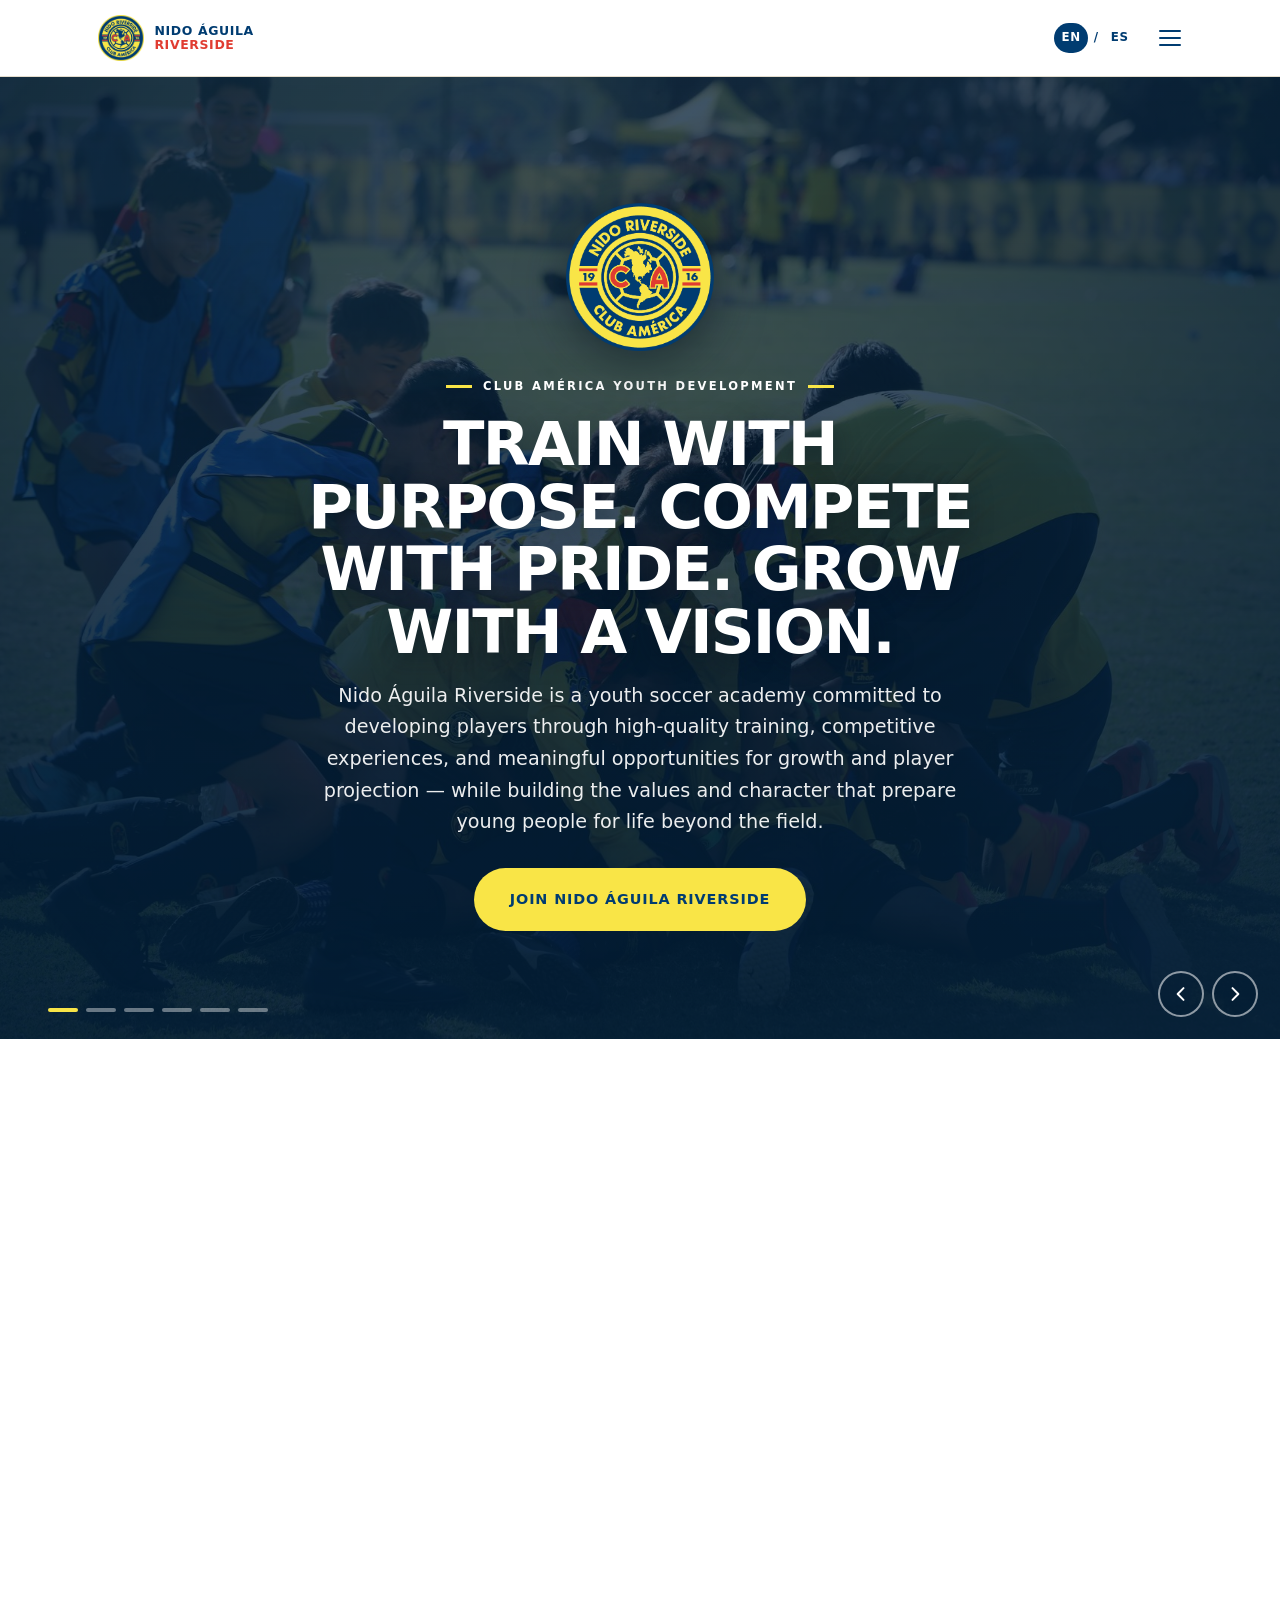
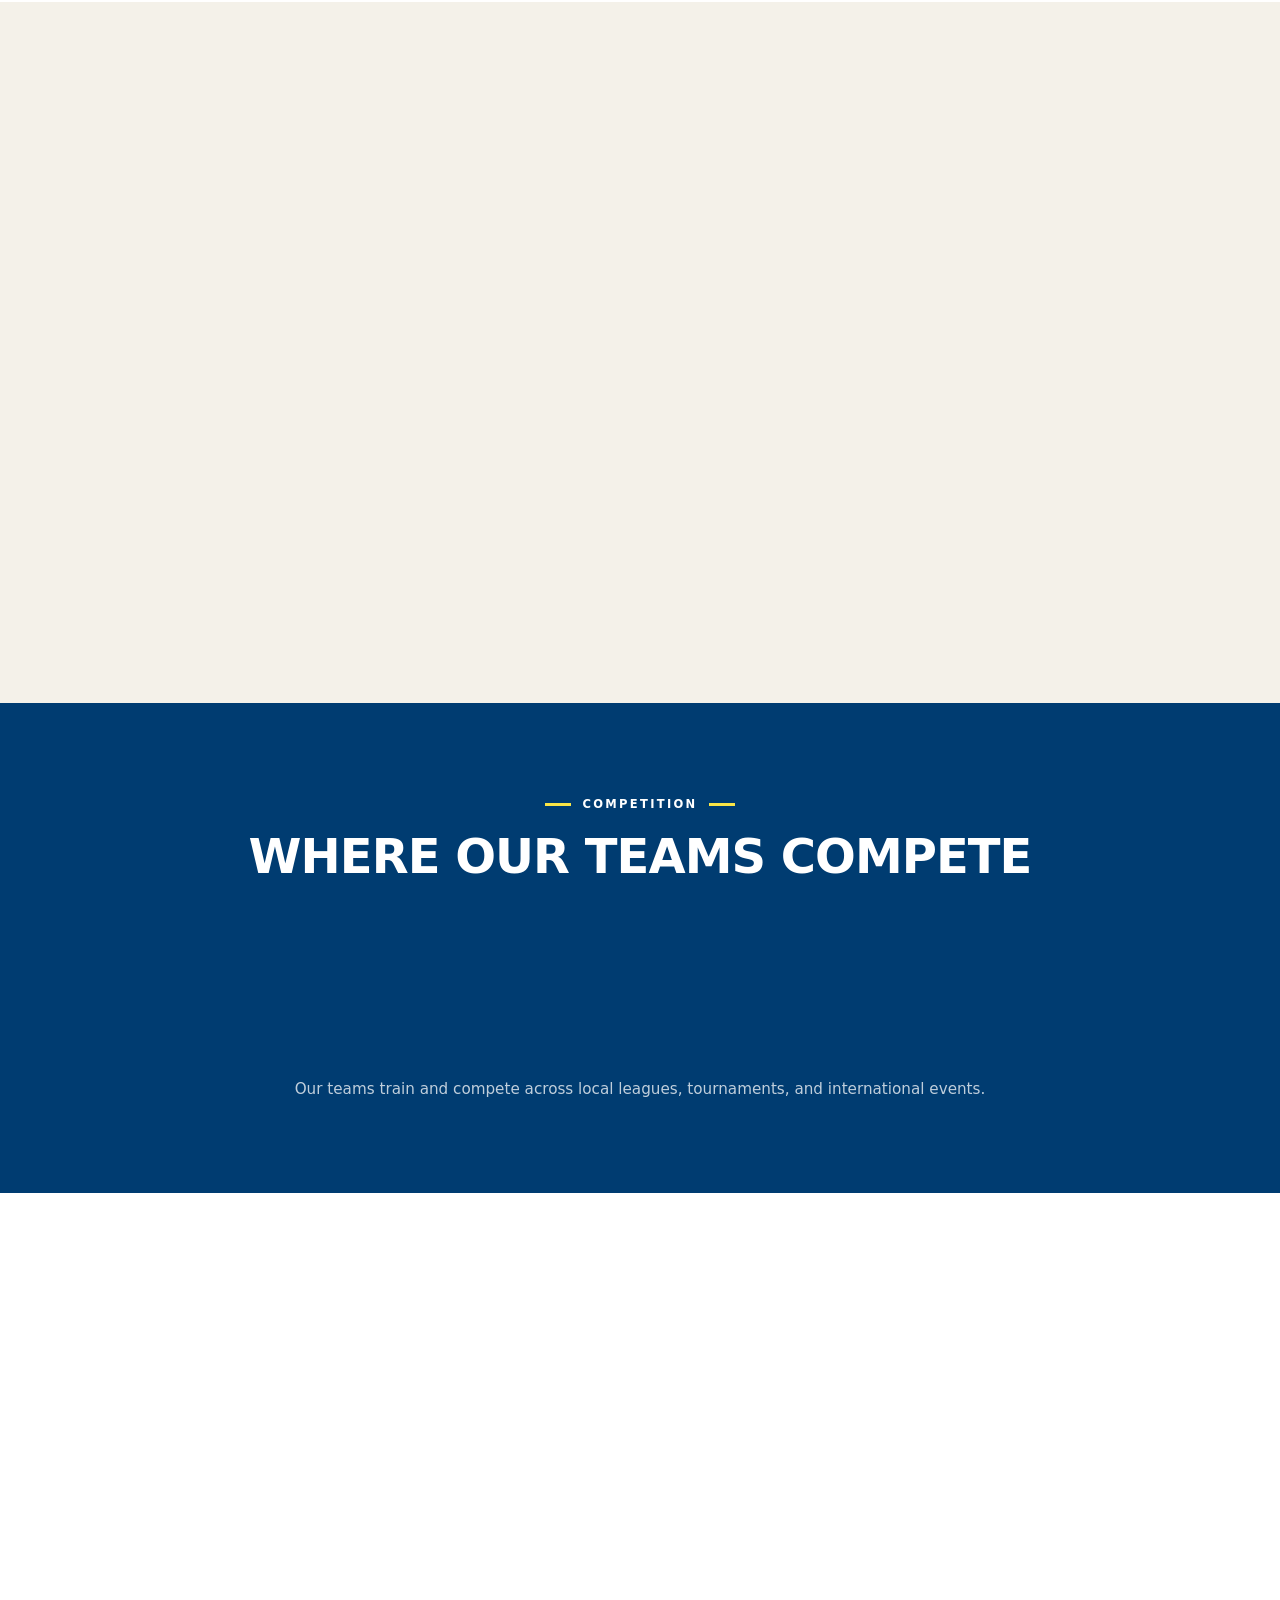
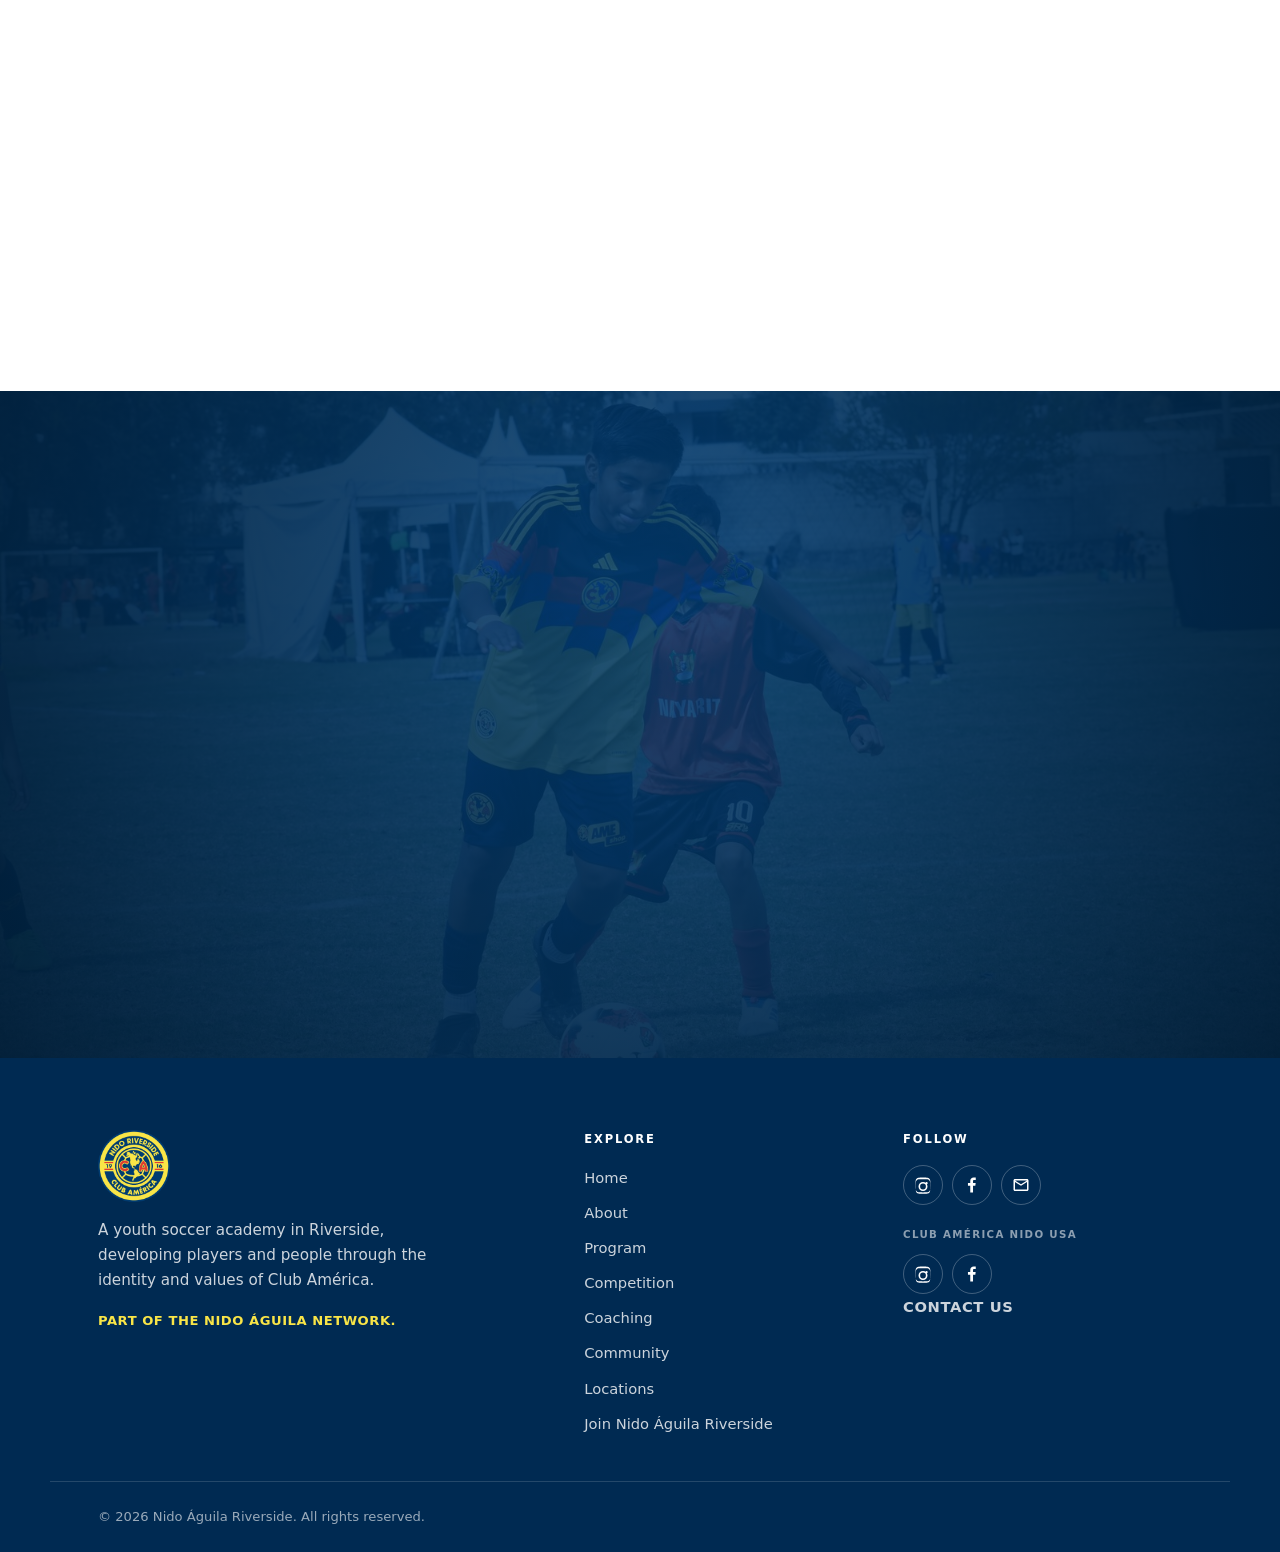
<file: index.html>
<!doctype html>
<html lang="en">
<head>
  <meta charset="utf-8">
  <meta name="viewport" content="width=device-width, initial-scale=1">
  <meta http-equiv="Content-Security-Policy" content="default-src 'self'; script-src 'self'; style-src 'self' https://fonts.googleapis.com; font-src 'self' https://fonts.gstatic.com; img-src 'self' data:; frame-src https://www.google.com https://maps.google.com; connect-src 'self'; base-uri 'self'; form-action 'self' https://docs.google.com; object-src 'none'; upgrade-insecure-requests">
  <meta name="referrer" content="strict-origin-when-cross-origin">
  <meta name="robots" content="index, follow, max-image-preview:large">
  <title>Nido Águila Riverside | Youth Soccer Academy</title>
  <meta name="description" content="Nido Águila Riverside is a youth soccer academy in Riverside, California, developing players through high-quality training, competition, and the identity and values of Club América.">
  <link rel="canonical" href="https://YOURDOMAIN.com/">

  <meta property="og:type" content="website">
  <meta property="og:title" content="Nido Águila Riverside | Youth Soccer Academy">
  <meta property="og:description" content="Train with purpose. Compete with pride. Grow with a vision. A youth soccer academy in Riverside, California.">
  <meta property="og:url" content="https://YOURDOMAIN.com/">
  <meta property="og:image" content="https://YOURDOMAIN.com/assets/logos/nido-riverside-share.jpg">
  <meta property="og:image:width" content="1200">
  <meta property="og:image:height" content="630">
  <meta name="twitter:card" content="summary_large_image">
  <meta name="theme-color" content="#003c71">

  <link rel="icon" href="assets/favicon.ico" sizes="any">
  <link rel="icon" type="image/png" href="assets/icon-32.png" sizes="32x32">
  <link rel="apple-touch-icon" href="assets/apple-touch-icon.png">

  <link rel="preconnect" href="https://fonts.googleapis.com">
  <link rel="preconnect" href="https://fonts.gstatic.com" crossorigin>
  <link rel="stylesheet" href="https://fonts.googleapis.com/css2?family=DM+Sans:wght@400;500;700&family=Manrope:wght@500;600;700;800&display=swap">
  <link rel="stylesheet" href="css/style.css">

  <script type="application/ld+json">
  {
    "@context": "https://schema.org",
    "@graph": [
      {
        "@type": ["SportsActivityLocation", "SportsClub"],
        "@id": "https://YOURDOMAIN.com/#academy",
        "name": "Nido Águila Riverside",
        "alternateName": "Nido Águila Club América Riverside",
        "description": "Youth soccer academy for boys and girls in the Riverside and Moreno Valley area of California, developing players through high-quality training, competition, and the identity and values of Club América.",
        "url": "https://YOURDOMAIN.com/",
        "logo": "https://YOURDOMAIN.com/assets/logos/nido-riverside-crest.png",
        "image": "https://YOURDOMAIN.com/assets/logos/nido-riverside-share.jpg",
        "email": "info@nidoaguilariverside.com",
        "sport": "Soccer",
        "knowsLanguage": ["en", "es"],
        "areaServed": [
          { "@type": "City", "name": "Riverside, California" },
          { "@type": "City", "name": "Moreno Valley, California" },
          { "@type": "AdministrativeArea", "name": "Inland Empire, California" }
        ],
        "address": {
          "@type": "PostalAddress",
          "streetAddress": "Potrero Park, 16841 Via Pamplona",
          "addressLocality": "Moreno Valley",
          "addressRegion": "CA",
          "postalCode": "92551",
          "addressCountry": "US"
        },
        "geo": { "@type": "GeoCoordinates", "latitude": 33.8744, "longitude": -117.214 },
        "openingHoursSpecification": [
          { "@type": "OpeningHoursSpecification", "dayOfWeek": ["Tuesday", "Thursday"], "opens": "18:00", "closes": "20:00" }
        ],
        "sameAs": [
          "https://www.facebook.com/share/1LVbinFJgQ/?mibextid=wwXIfr",
          "https://www.instagram.com/nidoriverside/"
        ],
        "employee": [
          { "@type": "Person", "name": "Hugo Gutiérrez", "jobTitle": "Sports Director and Coordinator" },
          { "@type": "Person", "name": "Alex González", "jobTitle": "Coach" }
        ],
        "parentOrganization": {
          "@type": "SportsOrganization",
          "name": "Club América Nido USA",
          "sameAs": [
            "https://www.instagram.com/clubamericanidousa",
            "https://www.facebook.com/share/1F9LExWhpk/"
          ]
        }
      },
      {
        "@type": "FAQPage",
        "@id": "https://YOURDOMAIN.com/#faq",
        "mainEntity": [
          { "@type": "Question", "name": "What ages does Nido Águila Riverside train?", "acceptedAnswer": { "@type": "Answer", "text": "We welcome boys and girls across youth ages. Players train in groups by age and stage of development." } },
          { "@type": "Question", "name": "Where does the academy train?", "acceptedAnswer": { "@type": "Answer", "text": "At Potrero Park, 16841 Via Pamplona, Moreno Valley, CA 92551. We serve families across Riverside, Moreno Valley, and the wider Inland Empire." } },
          { "@type": "Question", "name": "When are practices?", "acceptedAnswer": { "@type": "Answer", "text": "Tuesdays and Thursdays, 6:00–8:00 PM. Field and schedule details are confirmed as academy assignments are set." } },
          { "@type": "Question", "name": "How do we sign up or try out?", "acceptedAnswer": { "@type": "Answer", "text": "Use any Join Nido Águila Riverside button on this site to open the registration form. We follow up with tryout dates and details." } },
          { "@type": "Question", "name": "Is the academy affiliated with Club América?", "acceptedAnswer": { "@type": "Answer", "text": "Yes. Nido Águila Riverside is part of the Club América Nido USA network and is built around Club América's identity, values, and football methodology." } },
          { "@type": "Question", "name": "Do you support Spanish-speaking families?", "acceptedAnswer": { "@type": "Answer", "text": "Yes. Our program and communication are bilingual, in English and Spanish." } }
        ]
      }
    ]
  }
  </script>

  <script src="js/layout.js" defer></script>
  <script src="js/i18n.js" defer></script>
  <script src="js/carousel.js" defer></script>
  <script src="js/main.js" defer></script>
</head>
<body data-page="home">
  <a class="skip-link" href="#main">Skip to content</a>

  <main id="main">

    <section class="hero" aria-label="Nido Águila Riverside">
      <div class="hero-carousel" data-carousel>
        <div class="hero-track">
          <img class="hero-slide is-active" alt="Nido Águila Riverside players celebrating a goal together"
               src="assets/pictures/0v1a9546.jpg"
               srcset="assets/pictures/0v1a9546-1024.jpg 1024w, assets/pictures/0v1a9546.jpg 1920w"
               sizes="100vw" width="1920" height="1280" loading="eager" fetchpriority="high">
          <img class="hero-slide" alt="A young player driving forward with the ball during a match"
               src="assets/pictures/dsc08009.jpg"
               srcset="assets/pictures/dsc08009-1024.jpg 1024w, assets/pictures/dsc08009.jpg 1920w"
               sizes="100vw" width="1920" height="1280" loading="lazy">
          <img class="hero-slide" alt="A player striking the ball on a bright training day"
               src="assets/pictures/dsc_0457.jpg"
               srcset="assets/pictures/dsc_0457-1024.jpg 1024w, assets/pictures/dsc_0457.jpg 1920w"
               sizes="100vw" width="1920" height="1280" loading="lazy">
          <img class="hero-slide" alt="Two players competing for the ball in a match"
               src="assets/pictures/dsc_0538.jpg"
               srcset="assets/pictures/dsc_0538-1024.jpg 1024w, assets/pictures/dsc_0538.jpg 1920w"
               sizes="100vw" width="1920" height="1280" loading="lazy">
          <img class="hero-slide" alt="A player dribbling at speed across the field"
               src="assets/pictures/dsc_0633.jpg"
               srcset="assets/pictures/dsc_0633-1024.jpg 1024w, assets/pictures/dsc_0633.jpg 1920w"
               sizes="100vw" width="1920" height="1280" loading="lazy">
          <img class="hero-slide" alt="A young player celebrating with arms wide open"
               src="assets/pictures/hjn06328.jpg"
               srcset="assets/pictures/hjn06328-1024.jpg 1024w, assets/pictures/hjn06328.jpg 1920w"
               sizes="100vw" width="1920" height="1280" loading="lazy">
        </div>

        <button type="button" class="carousel-arrow carousel-prev" data-carousel-prev data-i18n-aria-label="carousel.prev" aria-label="Previous slide">
          <svg viewBox="0 0 24 24" aria-hidden="true"><path d="M15 5l-7 7 7 7"/></svg>
        </button>
        <button type="button" class="carousel-arrow carousel-next" data-carousel-next data-i18n-aria-label="carousel.next" aria-label="Next slide">
          <svg viewBox="0 0 24 24" aria-hidden="true"><path d="M9 5l7 7-7 7"/></svg>
        </button>
        <div class="carousel-dots" data-carousel-dots></div>
      </div>

      <div class="hero-shade"></div>

      <div class="wrap hero-content">
        <img class="hero-crest" src="assets/logos/nido-riverside-crest-light.png" alt="Nido Águila Riverside" width="148" height="148">
        <p class="eyebrow eyebrow-ondark eyebrow-center" data-i18n="hero.eyebrow">Club América Youth Development · Riverside, CA</p>
        <h1 data-i18n="hero.title">Train with purpose. Compete with pride. Grow with a vision.</h1>
        <p class="lead" data-i18n="hero.body"></p>
        <a class="btn btn-primary btn-lg" href="https://docs.google.com/forms/d/1WH3_HZh7uboULuP1zZjUUftwzbgzY6MkEcQFAZ-5zMw/viewform" target="_blank" rel="noopener" data-i18n="hero.cta">Join Nido Águila Riverside</a>
      </div>
    </section>

    <section class="section home-intro">
      <div class="wrap">
        <div class="home-intro-inner">
          <p class="eyebrow" data-i18n="home.introEyebrow">Who We Are</p>
          <h2 data-i18n="home.introTitle"></h2>
          <p data-i18n="home.introText"></p>
          <a class="inline-link" href="about.html" data-i18n="home.introCta">More about the academy</a>
        </div>
      </div>
    </section>

    <section class="section section-alt">
      <div class="wrap">
        <header class="section-head section-head-center">
          <p class="eyebrow" data-i18n="explore.eyebrow">Explore</p>
          <h2 data-i18n="explore.title"></h2>
        </header>
        <ul class="explore-grid">
          <li>
            <a class="explore-card" href="about.html">
              <h3 data-i18n="explore.items.0.title"></h3>
              <p data-i18n="explore.items.0.text"></p>
            </a>
          </li>
          <li>
            <a class="explore-card" href="program.html">
              <h3 data-i18n="explore.items.1.title"></h3>
              <p data-i18n="explore.items.1.text"></p>
            </a>
          </li>
          <li>
            <a class="explore-card" href="competition.html">
              <h3 data-i18n="explore.items.2.title"></h3>
              <p data-i18n="explore.items.2.text"></p>
            </a>
          </li>
          <li>
            <a class="explore-card" href="coaching.html">
              <h3 data-i18n="explore.items.3.title"></h3>
              <p data-i18n="explore.items.3.text"></p>
            </a>
          </li>
          <li>
            <a class="explore-card" href="community.html">
              <h3 data-i18n="explore.items.4.title"></h3>
              <p data-i18n="explore.items.4.text"></p>
            </a>
          </li>
          <li>
            <a class="explore-card" href="locations.html">
              <h3 data-i18n="explore.items.5.title"></h3>
              <p data-i18n="explore.items.5.text"></p>
            </a>
          </li>
        </ul>
      </div>
    </section>

    <section class="leagues" id="leagues">
      <div class="wrap">
        <p class="eyebrow eyebrow-center" data-i18n="leagues.eyebrow">Competition</p>
        <h2 data-i18n="leagues.title"></h2>

        <!-- To change a logo: replace the file in assets/logos/ (keep the name) or
             edit the src. Linked logos use <a>; unlinked ones use <span>. -->
        <div class="league-row">
          <a class="league-card" href="https://calsouth.com/" target="_blank" rel="noopener">
            <img src="assets/logos/league-calsouth.png" alt="Cal South" width="140" height="115" loading="lazy">
          </a>
          <a class="league-card" href="https://www.instagram.com/inland_united_offcial/" target="_blank" rel="noopener">
            <img src="assets/logos/league-inland.png" alt="Inland United Soccer Club" width="140" height="138" loading="lazy">
          </a>
          <a class="league-card league-card--dark" href="https://mundialito.net/" target="_blank" rel="noopener">
            <img src="assets/logos/league-mundialito.png" alt="Mundialito" width="122" height="130" loading="lazy">
          </a>
          <a class="league-card" href="https://copaclubamerica.com/home" target="_blank" rel="noopener">
            <img src="assets/logos/league-america.png" alt="Copa Club América 2026" width="140" height="140" loading="lazy">
          </a>
        </div>

        <p class="note" data-i18n="leagues.note"></p>
      </div>
    </section>

    <section class="section" id="faq">
      <div class="wrap">
        <header class="section-head section-head-center">
          <p class="eyebrow" data-i18n="faq.eyebrow">Questions</p>
          <h2 data-i18n="faq.title"></h2>
        </header>
        <div class="faq-list">
          <details class="faq-item">
            <summary data-i18n="faq.items.0.q"></summary>
            <div class="faq-answer"><p data-i18n="faq.items.0.a"></p></div>
          </details>
          <details class="faq-item">
            <summary data-i18n="faq.items.1.q"></summary>
            <div class="faq-answer"><p data-i18n="faq.items.1.a"></p></div>
          </details>
          <details class="faq-item">
            <summary data-i18n="faq.items.2.q"></summary>
            <div class="faq-answer"><p data-i18n="faq.items.2.a"></p></div>
          </details>
          <details class="faq-item">
            <summary data-i18n="faq.items.3.q"></summary>
            <div class="faq-answer"><p data-i18n="faq.items.3.a"></p></div>
          </details>
          <details class="faq-item">
            <summary data-i18n="faq.items.4.q"></summary>
            <div class="faq-answer"><p data-i18n="faq.items.4.a"></p></div>
          </details>
          <details class="faq-item">
            <summary data-i18n="faq.items.5.q"></summary>
            <div class="faq-answer"><p data-i18n="faq.items.5.a"></p></div>
          </details>
        </div>
      </div>
    </section>

    <section class="band band-cta">
      <div class="band-media">
        <img src="assets/pictures/dsc_0639.jpg" alt="A player on the ball during a competitive match" width="1600" height="1067" loading="lazy">
      </div>
      <div class="band-shade"></div>
      <div class="wrap band-content">
        <p class="eyebrow eyebrow-ondark eyebrow-center" data-i18n="join.eyebrow">Get Started</p>
        <h2 data-i18n="join.title"></h2>
        <p class="lead" data-i18n="join.body"></p>
        <a class="btn btn-primary btn-lg" href="https://docs.google.com/forms/d/1WH3_HZh7uboULuP1zZjUUftwzbgzY6MkEcQFAZ-5zMw/viewform" target="_blank" rel="noopener" data-i18n="join.cta">Join Nido Águila Riverside</a>
      </div>
    </section>

  </main>
</body>
</html>
</file>
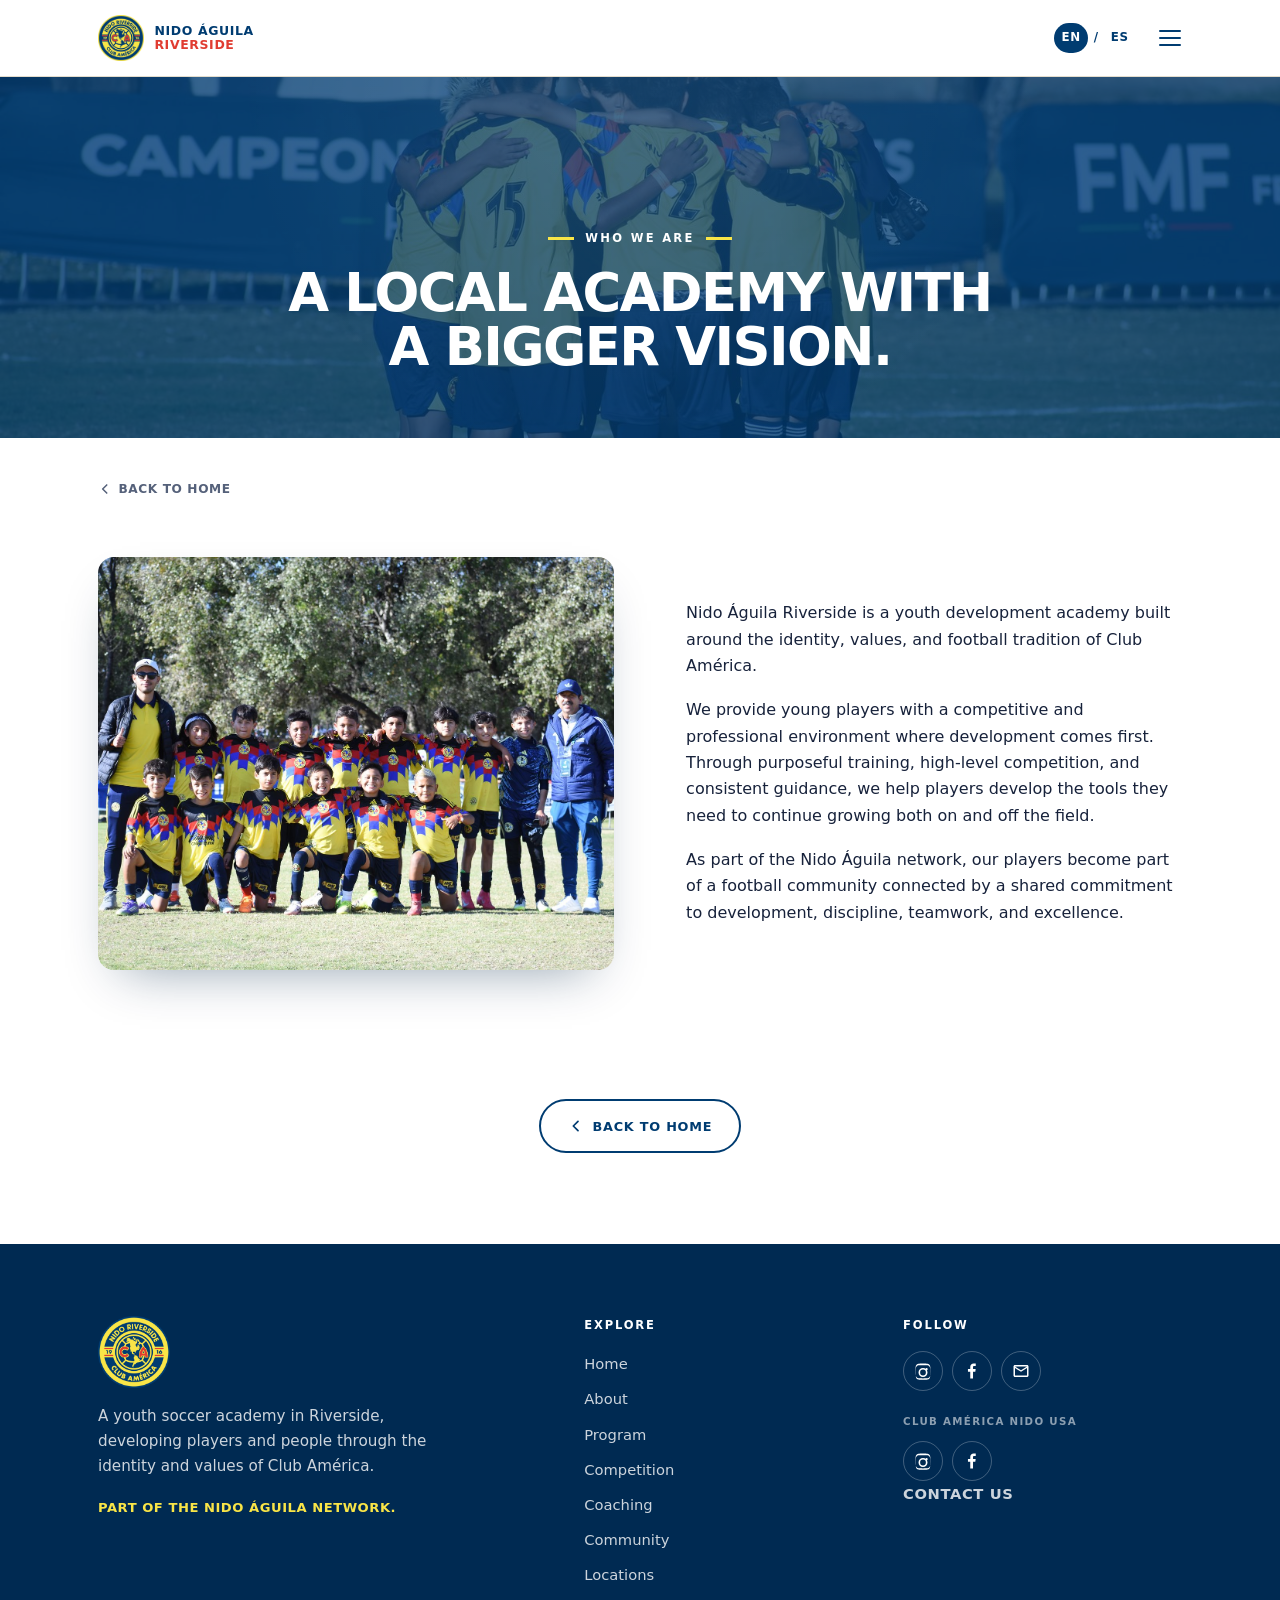
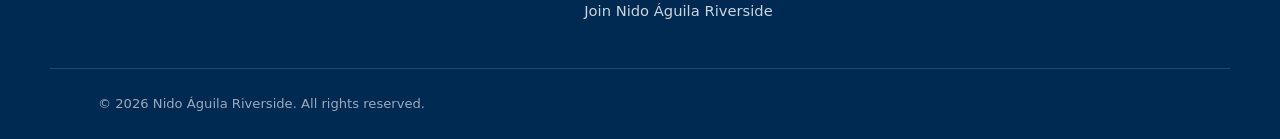
<file: about.html>
<!doctype html>
<html lang="en">
<head>
  <meta charset="utf-8">
  <meta name="viewport" content="width=device-width, initial-scale=1">
  <meta http-equiv="Content-Security-Policy" content="default-src 'self'; script-src 'self'; style-src 'self' https://fonts.googleapis.com; font-src 'self' https://fonts.gstatic.com; img-src 'self' data:; frame-src https://www.google.com https://maps.google.com; connect-src 'self'; base-uri 'self'; form-action 'self' https://docs.google.com; object-src 'none'; upgrade-insecure-requests">
  <meta name="referrer" content="strict-origin-when-cross-origin">
  <meta name="robots" content="index, follow, max-image-preview:large">
  <title>About | Nido Águila Riverside</title>
  <meta name="description" content="Nido Águila Riverside is a youth development academy in Riverside, California, built around the identity, values, and football tradition of Club América.">
  <link rel="canonical" href="https://YOURDOMAIN.com/about.html">
  <meta property="og:type" content="website">
  <meta property="og:title" content="About | Nido Águila Riverside">
  <meta property="og:description" content="A local youth soccer academy in Riverside with a bigger vision.">
  <meta property="og:image" content="https://YOURDOMAIN.com/assets/logos/nido-riverside-share.jpg">
  <meta name="theme-color" content="#003c71">

  <link rel="icon" href="assets/favicon.ico" sizes="any">
  <link rel="icon" type="image/png" href="assets/icon-32.png" sizes="32x32">
  <link rel="apple-touch-icon" href="assets/apple-touch-icon.png">

  <link rel="preconnect" href="https://fonts.googleapis.com">
  <link rel="preconnect" href="https://fonts.gstatic.com" crossorigin>
  <link rel="stylesheet" href="https://fonts.googleapis.com/css2?family=DM+Sans:wght@400;500;700&family=Manrope:wght@500;600;700;800&display=swap">
  <link rel="stylesheet" href="css/style.css">

  <script src="js/layout.js" defer></script>
  <script src="js/i18n.js" defer></script>
  <script src="js/carousel.js" defer></script>
  <script src="js/main.js" defer></script>
</head>
<body data-page="about">
  <a class="skip-link" href="#main">Skip to content</a>

  <main id="main">

    <section class="page-hero">
      <div class="page-hero-media">
        <img src="assets/pictures/dsc_0401.jpg" alt="" width="1600" height="1067" loading="eager">
      </div>
      <div class="wrap">
        <p class="eyebrow eyebrow-center" data-i18n="about.eyebrow">Who We Are</p>
        <h1 data-i18n="about.title">A local academy with a bigger vision.</h1>
      </div>
    </section>

    <div class="wrap back-top-bar">
      <a class="back-home-top" href="index.html">
        <svg viewBox="0 0 24 24" aria-hidden="true"><path d="M15 5l-7 7 7 7"/></svg>
        <span data-i18n="common.backHome">Back to home</span>
      </a>
    </div>

    <section class="section">
      <div class="wrap split">
        <div class="split-media">
          <img src="assets/pictures/dsc_0513.jpg" alt="The Nido Águila Riverside squad and coaches together for a team photo" width="1600" height="1067" loading="lazy">
        </div>
        <div class="split-copy">
          <p data-i18n="about.p1"></p>
          <p data-i18n="about.p2"></p>
          <p data-i18n="about.p3"></p>
        </div>
      </div>
    </section>

    <div class="wrap page-actions">
      <a class="back-home" href="index.html">
        <svg viewBox="0 0 24 24" aria-hidden="true"><path d="M15 5l-7 7 7 7"/></svg>
        <span data-i18n="common.backHome">Back to home</span>
      </a>
    </div>

  </main>
</body>
</html>
</file>
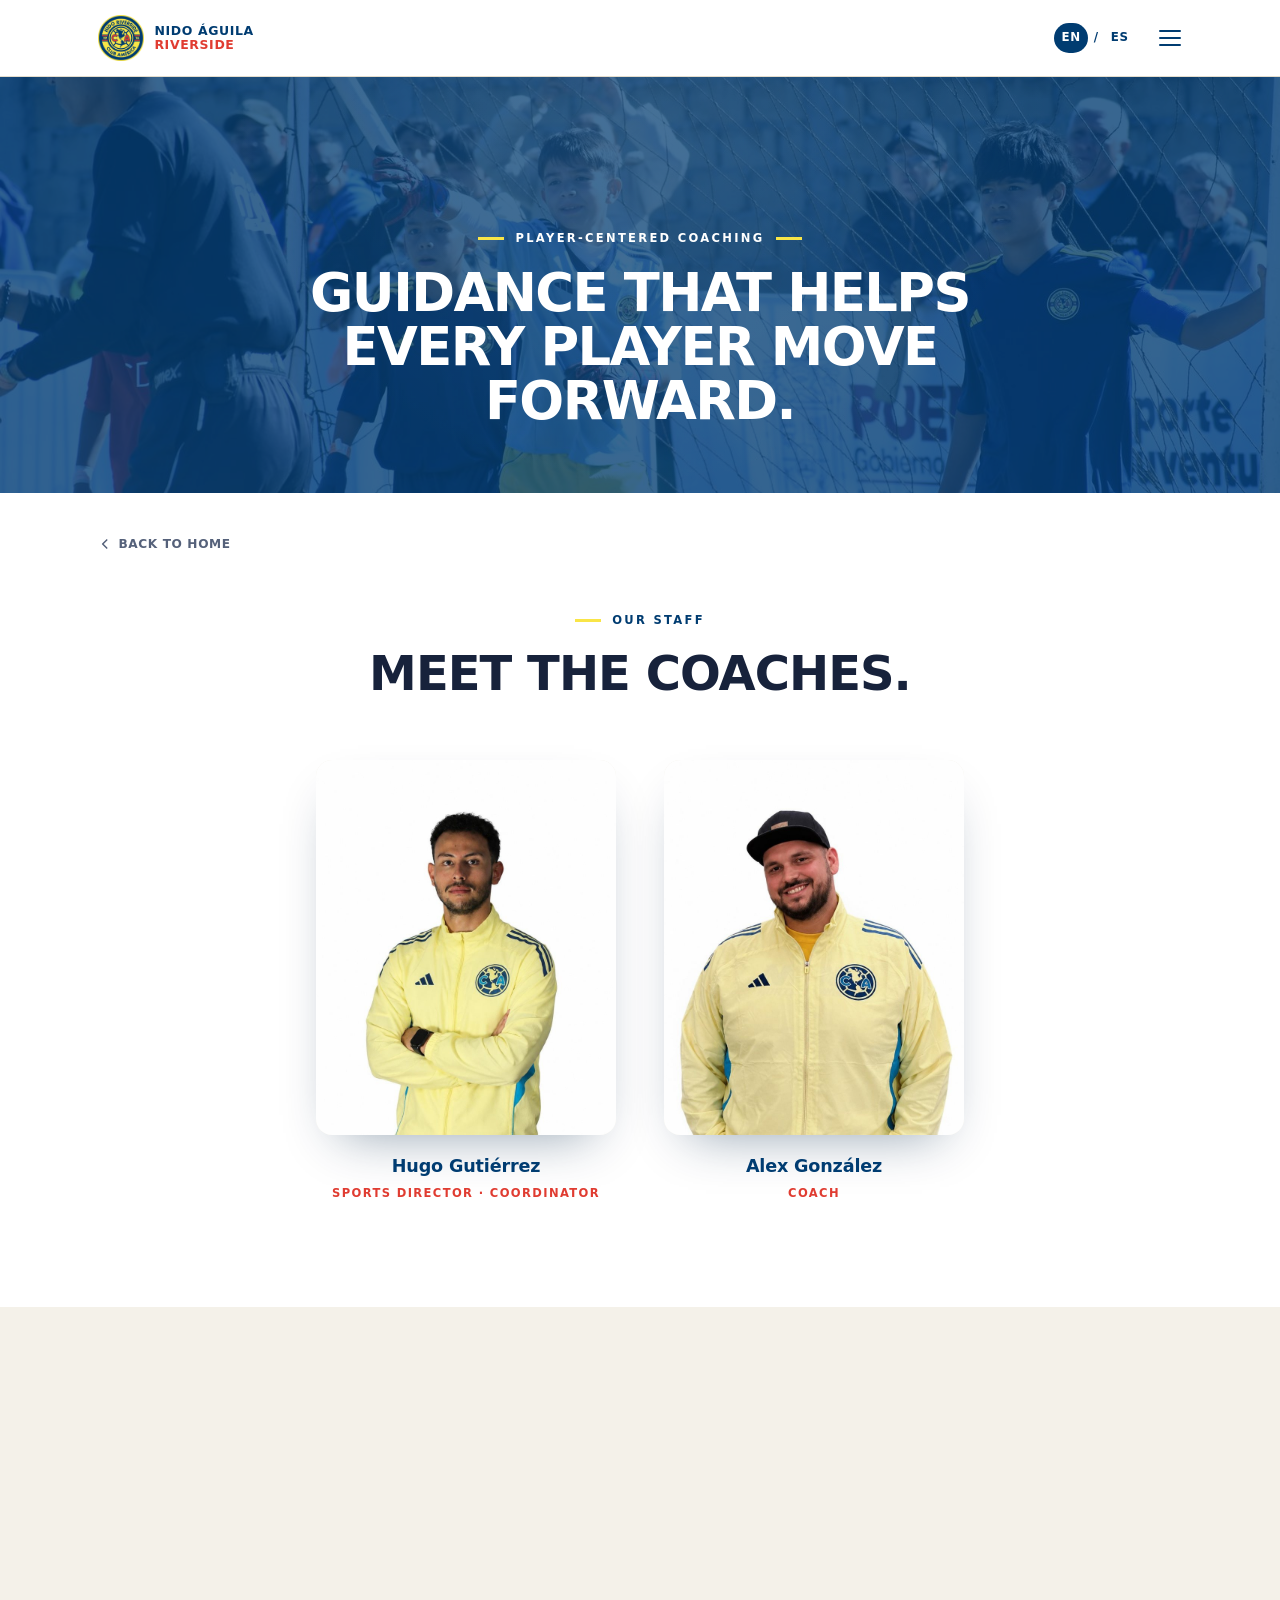
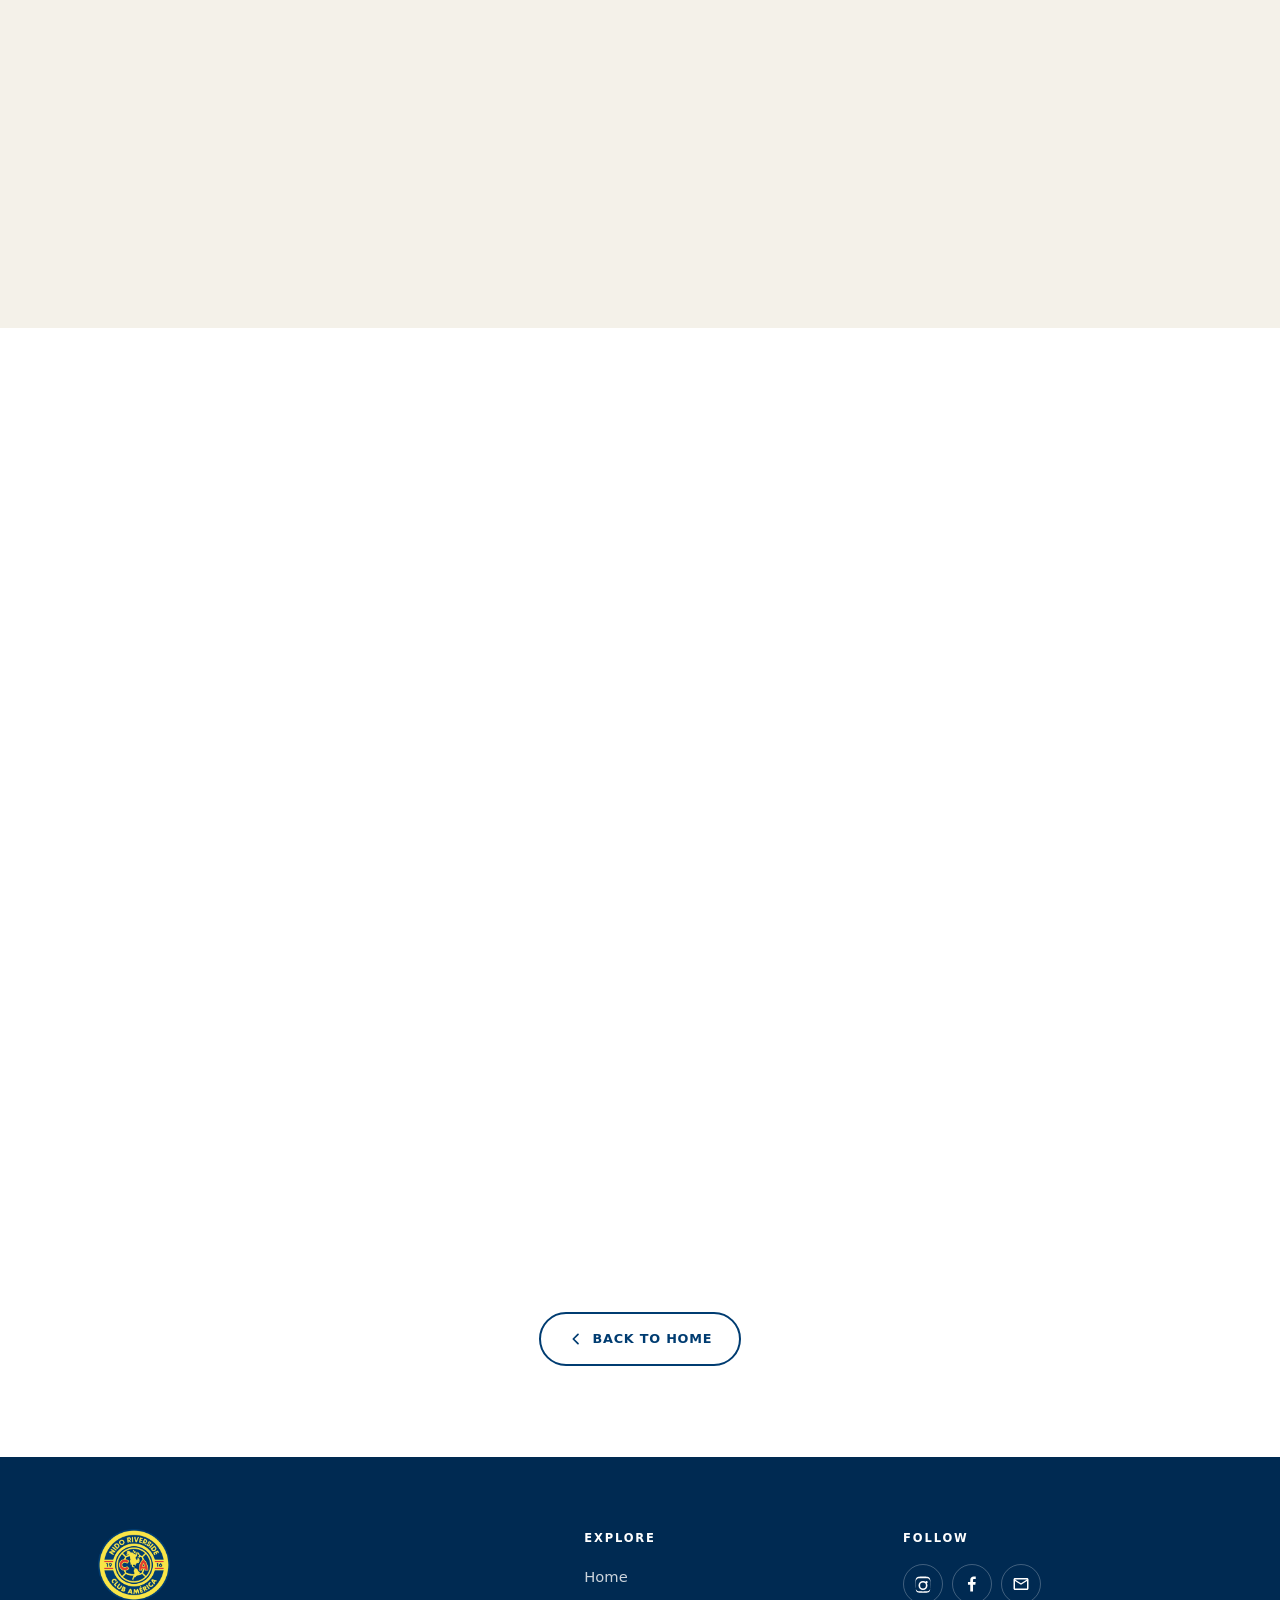
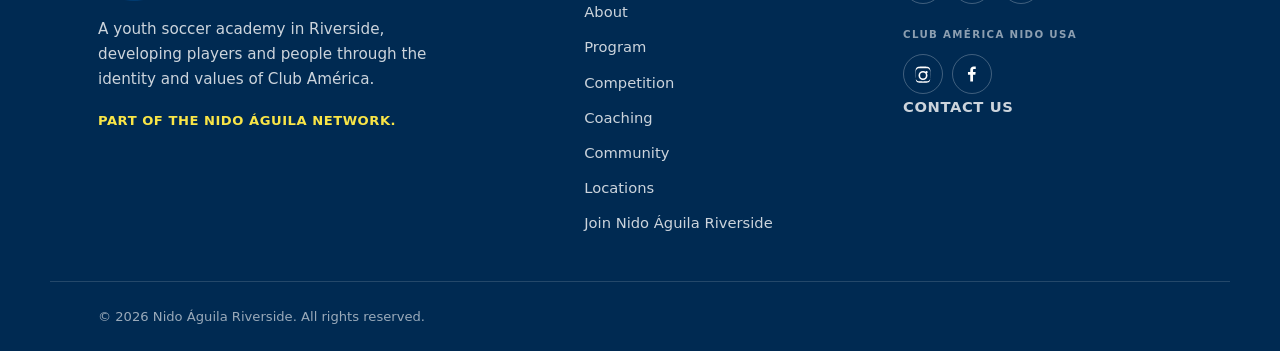
<file: coaching.html>
<!doctype html>
<html lang="en">
<head>
  <meta charset="utf-8">
  <meta name="viewport" content="width=device-width, initial-scale=1">
  <meta http-equiv="Content-Security-Policy" content="default-src 'self'; script-src 'self'; style-src 'self' https://fonts.googleapis.com; font-src 'self' https://fonts.gstatic.com; img-src 'self' data:; frame-src https://www.google.com https://maps.google.com; connect-src 'self'; base-uri 'self'; form-action 'self' https://docs.google.com; object-src 'none'; upgrade-insecure-requests">
  <meta name="referrer" content="strict-origin-when-cross-origin">
  <meta name="robots" content="index, follow, max-image-preview:large">
  <title>Coaching | Nido Águila Riverside</title>
  <meta name="description" content="Player-centered coaching at Nido Águila Riverside: a challenging, supportive environment where coaches help players develop technically, tactically, and personally.">
  <link rel="canonical" href="https://YOURDOMAIN.com/coaching.html">
  <meta property="og:type" content="website">
  <meta property="og:title" content="Coaching | Nido Águila Riverside">
  <meta property="og:description" content="Guidance that helps every player move forward.">
  <meta property="og:image" content="https://YOURDOMAIN.com/assets/logos/nido-riverside-share.jpg">
  <meta name="theme-color" content="#003c71">

  <link rel="icon" href="assets/favicon.ico" sizes="any">
  <link rel="icon" type="image/png" href="assets/icon-32.png" sizes="32x32">
  <link rel="apple-touch-icon" href="assets/apple-touch-icon.png">

  <link rel="preconnect" href="https://fonts.googleapis.com">
  <link rel="preconnect" href="https://fonts.gstatic.com" crossorigin>
  <link rel="stylesheet" href="https://fonts.googleapis.com/css2?family=DM+Sans:wght@400;500;700&family=Manrope:wght@500;600;700;800&display=swap">
  <link rel="stylesheet" href="css/style.css">

  <script src="js/layout.js" defer></script>
  <script src="js/i18n.js" defer></script>
  <script src="js/carousel.js" defer></script>
  <script src="js/main.js" defer></script>
</head>
<body data-page="coaching">
  <a class="skip-link" href="#main">Skip to content</a>

  <main id="main">

    <section class="page-hero">
      <div class="page-hero-media">
        <img src="assets/pictures/dsc_0627.jpg" alt="" width="1600" height="1067" loading="eager">
      </div>
      <div class="wrap">
        <p class="eyebrow eyebrow-center" data-i18n="coaching.eyebrow">Player-Centered Coaching</p>
        <h1 data-i18n="coaching.title">Guidance that helps every player move forward.</h1>
      </div>
    </section>

    <div class="wrap back-top-bar">
      <a class="back-home-top" href="index.html">
        <svg viewBox="0 0 24 24" aria-hidden="true"><path d="M15 5l-7 7 7 7"/></svg>
        <span data-i18n="common.backHome">Back to home</span>
      </a>
    </div>

    <section class="section" id="coaches">
      <div class="wrap">
        <header class="section-head section-head-center">
          <p class="eyebrow" data-i18n="coaches.eyebrow">Our Staff</p>
          <h2 data-i18n="coaches.title"></h2>
        </header>
        <ul class="coach-grid">
          <li class="coach-card">
            <img class="coach-photo" src="assets/pictures/coach-hugo-gutierrez.jpg" alt="Hugo Gutiérrez, Sports Director and Coordinator at Nido Águila Riverside" width="800" height="1000" loading="lazy">
            <p class="coach-name" data-i18n="coaches.members.0.name">Hugo Gutiérrez</p>
            <p class="coach-role" data-i18n="coaches.members.0.role">Sports Director · Coordinator</p>
          </li>
          <li class="coach-card">
            <img class="coach-photo" src="assets/pictures/coach-alex-gonzalez.jpg" alt="Alex González, Coach at Nido Águila Riverside" width="800" height="1000" loading="lazy">
            <p class="coach-name" data-i18n="coaches.members.1.name">Alex González</p>
            <p class="coach-role" data-i18n="coaches.members.1.role">Coach</p>
          </li>
        </ul>
      </div>
    </section>

    <section class="section section-alt">
      <div class="wrap split">
        <div class="split-media">
          <img src="assets/pictures/dsc_0499.jpg" alt="A coach guiding young players during a session" width="1600" height="1067" loading="lazy">
        </div>
        <div class="split-copy">
          <p data-i18n="coaching.p1"></p>
          <p data-i18n="coaching.p2"></p>
        </div>
      </div>
    </section>

    <section class="section" id="coaching-standard">
      <div class="wrap">
        <header class="section-head">
          <p class="eyebrow" data-i18n="coachingStandard.eyebrow">Our Coaching Standard</p>
          <h2 data-i18n="coachingStandard.title"></h2>
        </header>
        <ol class="card-grid">
          <li class="feature-card">
            <span class="feature-num">01</span>
            <h3 data-i18n="coachingStandard.items.0.title"></h3>
            <p data-i18n="coachingStandard.items.0.body"></p>
          </li>
          <li class="feature-card">
            <span class="feature-num">02</span>
            <h3 data-i18n="coachingStandard.items.1.title"></h3>
            <p data-i18n="coachingStandard.items.1.body"></p>
          </li>
          <li class="feature-card">
            <span class="feature-num">03</span>
            <h3 data-i18n="coachingStandard.items.2.title"></h3>
            <p data-i18n="coachingStandard.items.2.body"></p>
          </li>
          <li class="feature-card">
            <span class="feature-num">04</span>
            <h3 data-i18n="coachingStandard.items.3.title"></h3>
            <p data-i18n="coachingStandard.items.3.body"></p>
          </li>
          <li class="feature-card">
            <span class="feature-num">05</span>
            <h3 data-i18n="coachingStandard.items.4.title"></h3>
            <p data-i18n="coachingStandard.items.4.body"></p>
          </li>
        </ol>
      </div>
    </section>

    <div class="wrap page-actions">
      <a class="back-home" href="index.html">
        <svg viewBox="0 0 24 24" aria-hidden="true"><path d="M15 5l-7 7 7 7"/></svg>
        <span data-i18n="common.backHome">Back to home</span>
      </a>
    </div>

  </main>
</body>
</html>
</file>
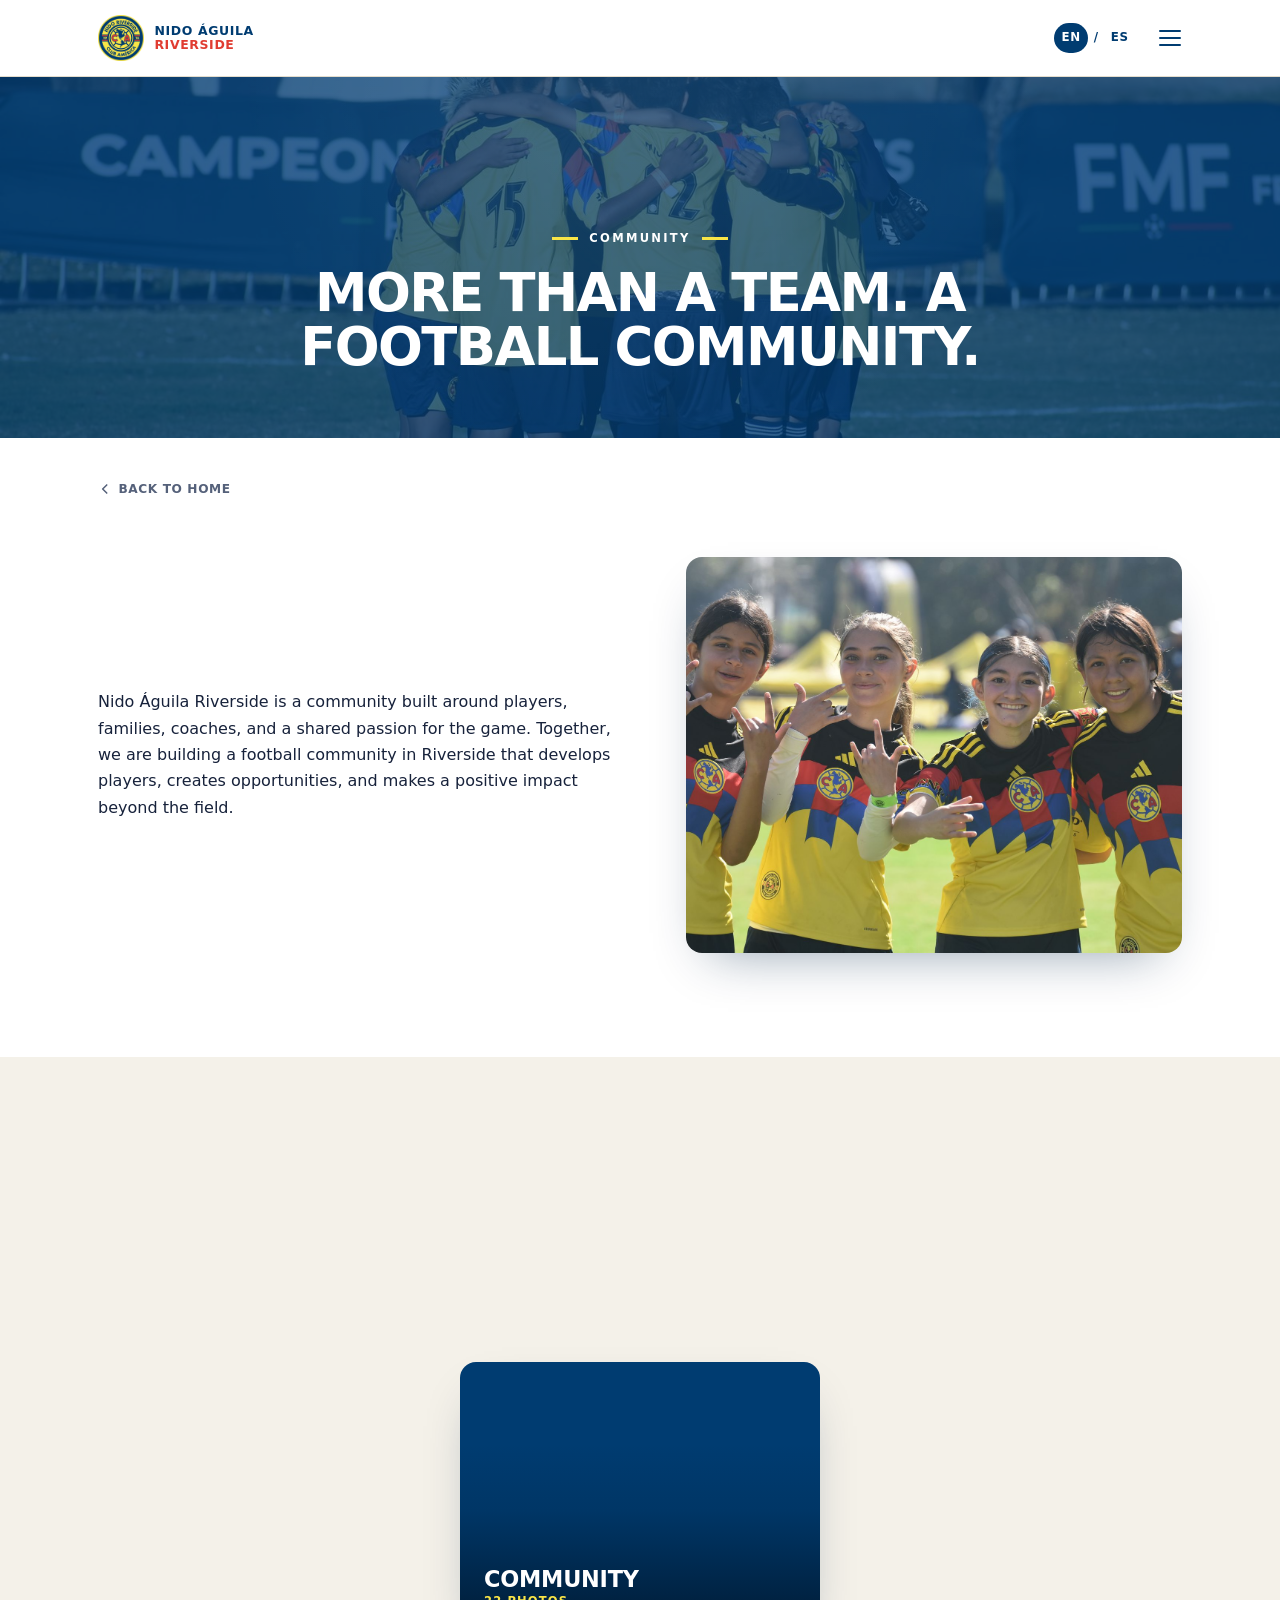
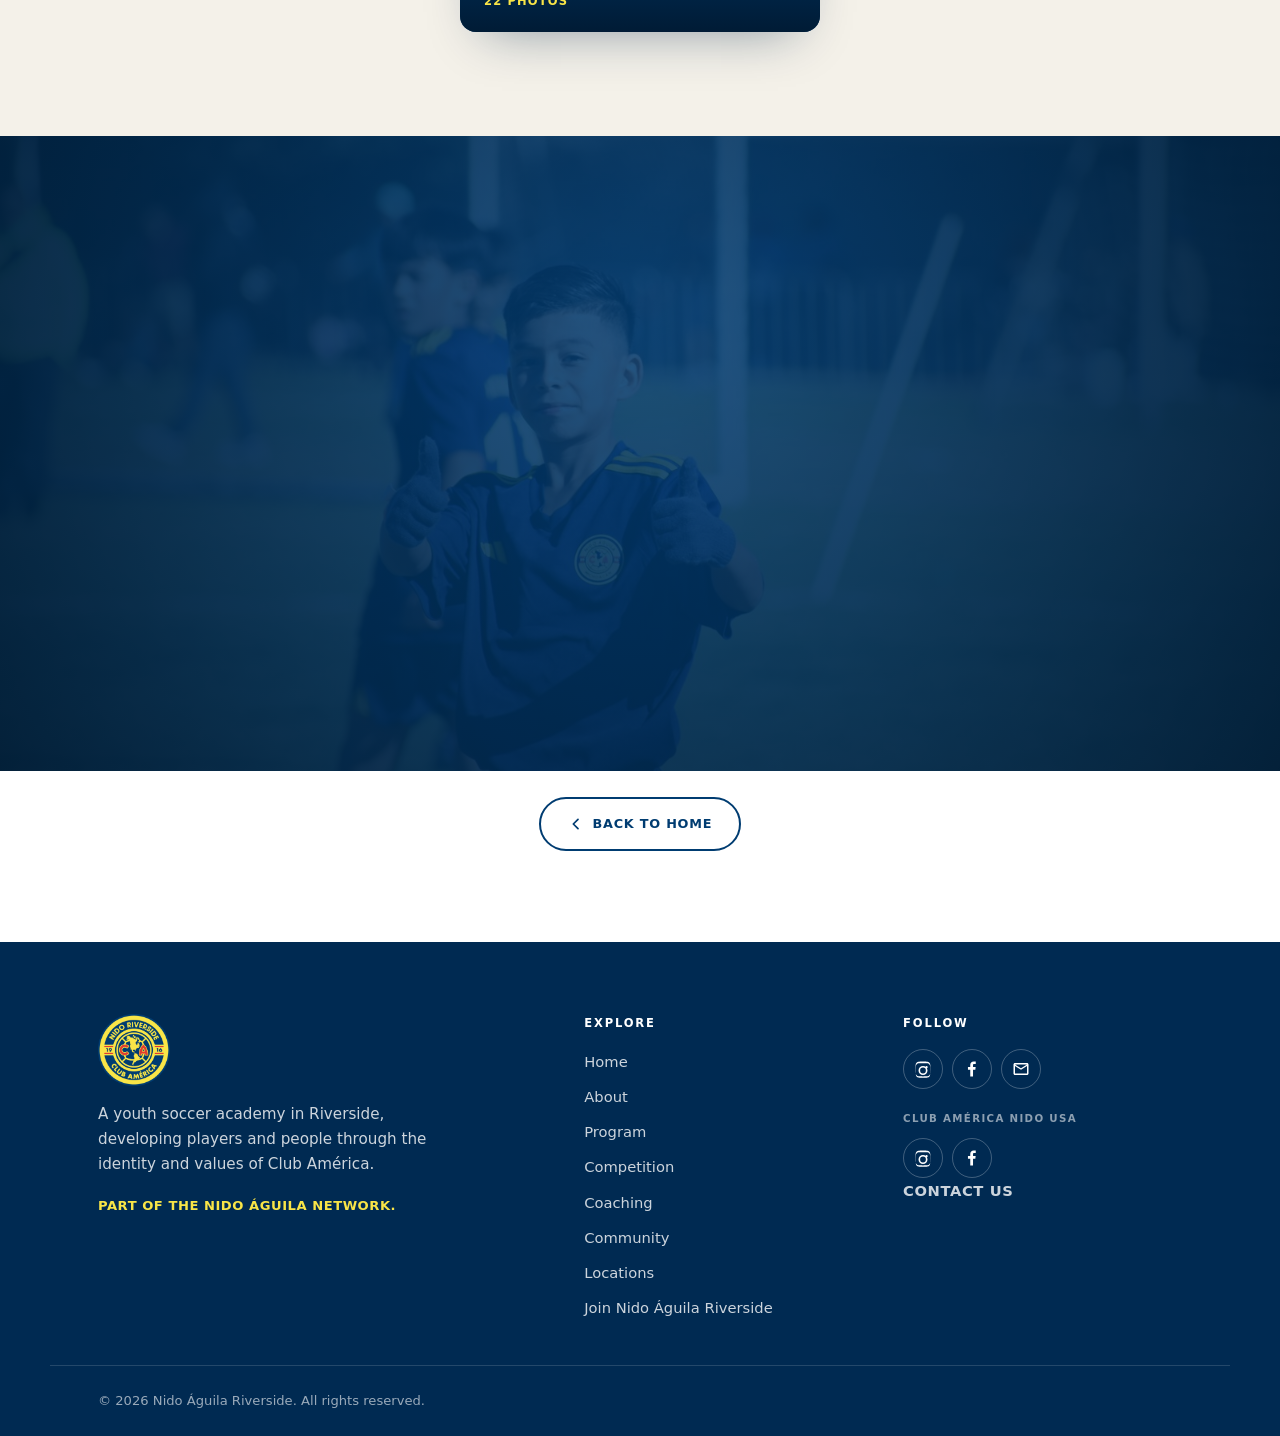
<file: community.html>
<!doctype html>
<html lang="en">
<head>
  <meta charset="utf-8">
  <meta name="viewport" content="width=device-width, initial-scale=1">
  <meta http-equiv="Content-Security-Policy" content="default-src 'self'; script-src 'self'; style-src 'self' https://fonts.googleapis.com; font-src 'self' https://fonts.gstatic.com; img-src 'self' data:; frame-src https://www.google.com https://maps.google.com; connect-src 'self'; base-uri 'self'; form-action 'self' https://docs.google.com; object-src 'none'; upgrade-insecure-requests">
  <meta name="referrer" content="strict-origin-when-cross-origin">
  <meta name="robots" content="index, follow, max-image-preview:large">
  <title>Community &amp; Vision | Nido Águila Riverside</title>
  <meta name="description" content="Nido Águila Riverside is a football community of players, families, and coaches in Riverside — and a vision to build a leading youth development academy in the Inland Empire.">
  <link rel="canonical" href="https://YOURDOMAIN.com/community.html">
  <meta property="og:type" content="website">
  <meta property="og:title" content="Community &amp; Vision | Nido Águila Riverside">
  <meta property="og:description" content="More than a team. A football community.">
  <meta property="og:image" content="https://YOURDOMAIN.com/assets/logos/nido-riverside-share.jpg">
  <meta name="theme-color" content="#003c71">

  <link rel="icon" href="assets/favicon.ico" sizes="any">
  <link rel="icon" type="image/png" href="assets/icon-32.png" sizes="32x32">
  <link rel="apple-touch-icon" href="assets/apple-touch-icon.png">

  <link rel="preconnect" href="https://fonts.googleapis.com">
  <link rel="preconnect" href="https://fonts.gstatic.com" crossorigin>
  <link rel="stylesheet" href="https://fonts.googleapis.com/css2?family=DM+Sans:wght@400;500;700&family=Manrope:wght@500;600;700;800&display=swap">
  <link rel="stylesheet" href="css/style.css">

  <script src="js/layout.js" defer></script>
  <script src="js/i18n.js" defer></script>
  <script src="js/carousel.js" defer></script>
  <script src="js/gallery.js" defer></script>
  <script src="js/main.js" defer></script>
</head>
<body data-page="community">
  <a class="skip-link" href="#main">Skip to content</a>

  <main id="main">

    <section class="page-hero">
      <div class="page-hero-media">
        <img src="assets/pictures/dsc_0401.jpg" alt="" width="1600" height="1067" loading="eager">
      </div>
      <div class="wrap">
        <p class="eyebrow eyebrow-center" data-i18n="community.eyebrow">Community</p>
        <h1 data-i18n="community.title">More than a team. A football community.</h1>
      </div>
    </section>

    <div class="wrap back-top-bar">
      <a class="back-home-top" href="index.html">
        <svg viewBox="0 0 24 24" aria-hidden="true"><path d="M15 5l-7 7 7 7"/></svg>
        <span data-i18n="common.backHome">Back to home</span>
      </a>
    </div>

    <section class="section">
      <div class="wrap split split-reverse">
        <div class="split-media">
          <img src="assets/pictures/dsc_6318.jpg" alt="Nido Águila Riverside players and families celebrating together" width="1600" height="1067" loading="lazy">
        </div>
        <div class="split-copy">
          <p data-i18n="community.p1"></p>
        </div>
      </div>
    </section>

    <section class="section section-alt" id="gallery">
      <div class="wrap">
        <header class="section-head section-head-center">
          <p class="eyebrow" data-i18n="community.galleryEyebrow">Inside the Team</p>
          <h2 data-i18n="community.galleryTitle"></h2>
        </header>

        <!-- Album tiles are rendered by js/gallery.js from
             assets/pictures/gallery-albums.json. To add one, drop a folder of
             photos into assets/pictures/gallery/ named "<Title> <number>"
             (e.g. "America vs Dallas 4"); the Build GitHub Action does the rest. -->
        <div class="gallery-folders" data-gallery-folders>
          <p class="gallery-loading" data-i18n="community.galleryLoading">Loading photos…</p>
        </div>
      </div>
    </section>

    <section class="band" id="vision">
      <div class="band-media">
        <img src="assets/pictures/dsc_0606.jpg" alt="A young player running forward with joy" width="1600" height="1067" loading="lazy">
      </div>
      <div class="band-shade"></div>
      <div class="wrap band-content">
        <p class="eyebrow eyebrow-ondark eyebrow-center" data-i18n="vision.eyebrow">Our Vision</p>
        <h2 data-i18n="vision.title"></h2>
        <p class="lead" data-i18n="vision.p1"></p>
        <p class="band-closing" data-i18n="vision.closing"></p>
      </div>
    </section>

    <div class="wrap page-actions">
      <a class="back-home" href="index.html">
        <svg viewBox="0 0 24 24" aria-hidden="true"><path d="M15 5l-7 7 7 7"/></svg>
        <span data-i18n="common.backHome">Back to home</span>
      </a>
    </div>

  </main>
</body>
</html>
</file>
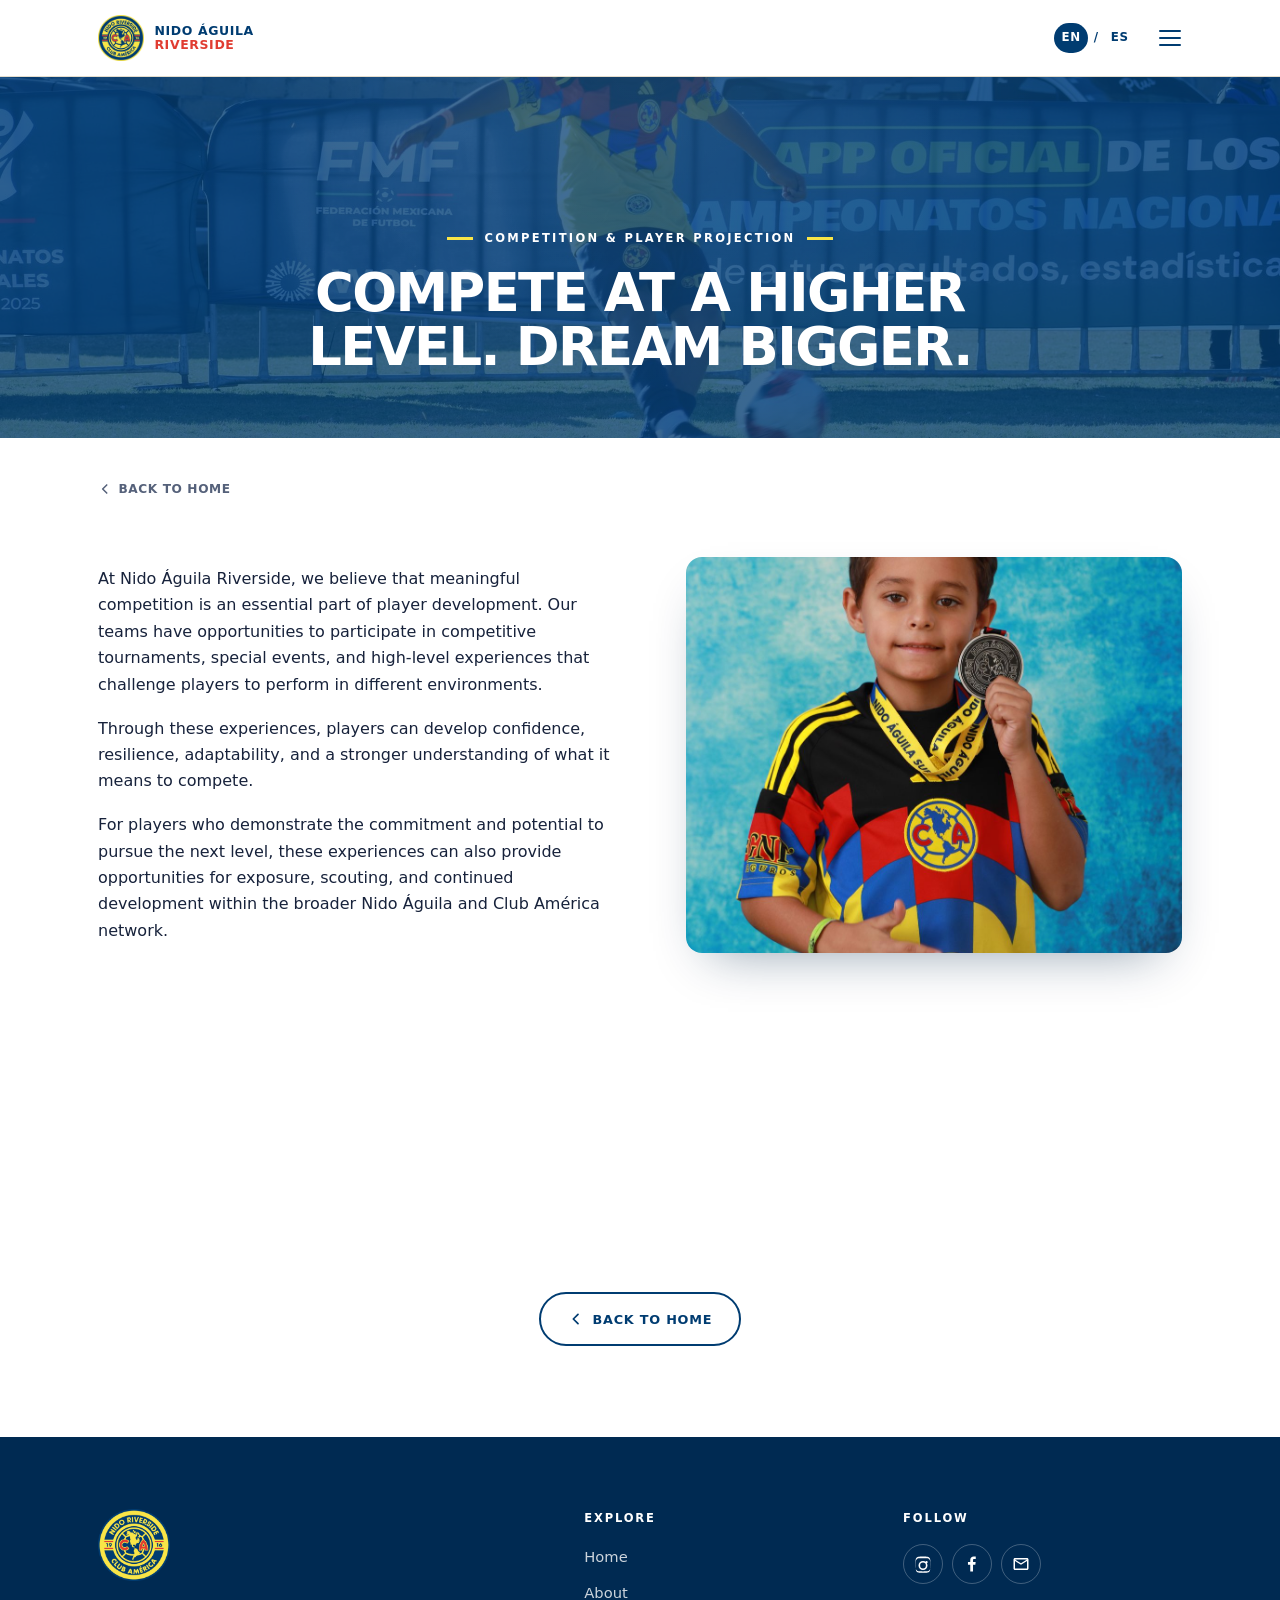
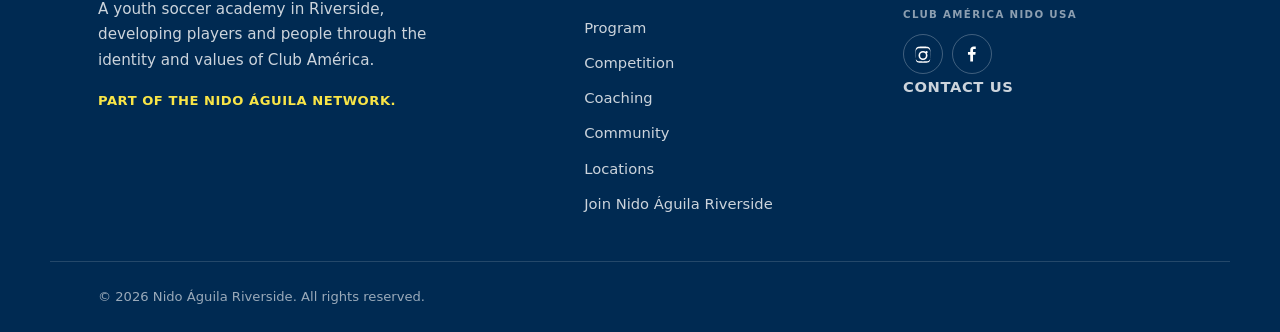
<file: competition.html>
<!doctype html>
<html lang="en">
<head>
  <meta charset="utf-8">
  <meta name="viewport" content="width=device-width, initial-scale=1">
  <meta http-equiv="Content-Security-Policy" content="default-src 'self'; script-src 'self'; style-src 'self' https://fonts.googleapis.com; font-src 'self' https://fonts.gstatic.com; img-src 'self' data:; frame-src https://www.google.com https://maps.google.com; connect-src 'self'; base-uri 'self'; form-action 'self' https://docs.google.com; object-src 'none'; upgrade-insecure-requests">
  <meta name="referrer" content="strict-origin-when-cross-origin">
  <meta name="robots" content="index, follow, max-image-preview:large">
  <title>Competition &amp; Player Projection | Nido Águila Riverside</title>
  <meta name="description" content="Meaningful competition, tournaments, and high-level experiences that challenge Nido Águila Riverside players and open doors within the Nido Águila and Club América network.">
  <link rel="canonical" href="https://YOURDOMAIN.com/competition.html">
  <meta property="og:type" content="website">
  <meta property="og:title" content="Competition &amp; Player Projection | Nido Águila Riverside">
  <meta property="og:description" content="Compete at a higher level. Dream bigger.">
  <meta property="og:image" content="https://YOURDOMAIN.com/assets/logos/nido-riverside-share.jpg">
  <meta name="theme-color" content="#003c71">

  <link rel="icon" href="assets/favicon.ico" sizes="any">
  <link rel="icon" type="image/png" href="assets/icon-32.png" sizes="32x32">
  <link rel="apple-touch-icon" href="assets/apple-touch-icon.png">

  <link rel="preconnect" href="https://fonts.googleapis.com">
  <link rel="preconnect" href="https://fonts.gstatic.com" crossorigin>
  <link rel="stylesheet" href="https://fonts.googleapis.com/css2?family=DM+Sans:wght@400;500;700&family=Manrope:wght@500;600;700;800&display=swap">
  <link rel="stylesheet" href="css/style.css">

  <script src="js/layout.js" defer></script>
  <script src="js/i18n.js" defer></script>
  <script src="js/carousel.js" defer></script>
  <script src="js/main.js" defer></script>
</head>
<body data-page="competition">
  <a class="skip-link" href="#main">Skip to content</a>

  <main id="main">

    <section class="page-hero">
      <div class="page-hero-media">
        <img src="assets/pictures/dsc_0457.jpg" alt="" width="1600" height="1067" loading="eager">
      </div>
      <div class="wrap">
        <p class="eyebrow eyebrow-center" data-i18n="competition.eyebrow">Competition &amp; Player Projection</p>
        <h1 data-i18n="competition.title">Compete at a higher level. Dream bigger.</h1>
      </div>
    </section>

    <div class="wrap back-top-bar">
      <a class="back-home-top" href="index.html">
        <svg viewBox="0 0 24 24" aria-hidden="true"><path d="M15 5l-7 7 7 7"/></svg>
        <span data-i18n="common.backHome">Back to home</span>
      </a>
    </div>

    <section class="section">
      <div class="wrap split split-reverse">
        <div class="split-media">
          <img src="assets/pictures/2n0a7606.jpg" alt="A young player proudly holding up a medal" width="1067" height="1600" loading="lazy">
        </div>
        <div class="split-copy">
          <p data-i18n="competition.p1"></p>
          <p data-i18n="competition.p2"></p>
          <p data-i18n="competition.p3"></p>
        </div>
      </div>
      <div class="wrap">
        <p class="callout" data-i18n="competition.callout"></p>
      </div>
    </section>

    <div class="wrap page-actions">
      <a class="back-home" href="index.html">
        <svg viewBox="0 0 24 24" aria-hidden="true"><path d="M15 5l-7 7 7 7"/></svg>
        <span data-i18n="common.backHome">Back to home</span>
      </a>
    </div>

  </main>
</body>
</html>
</file>
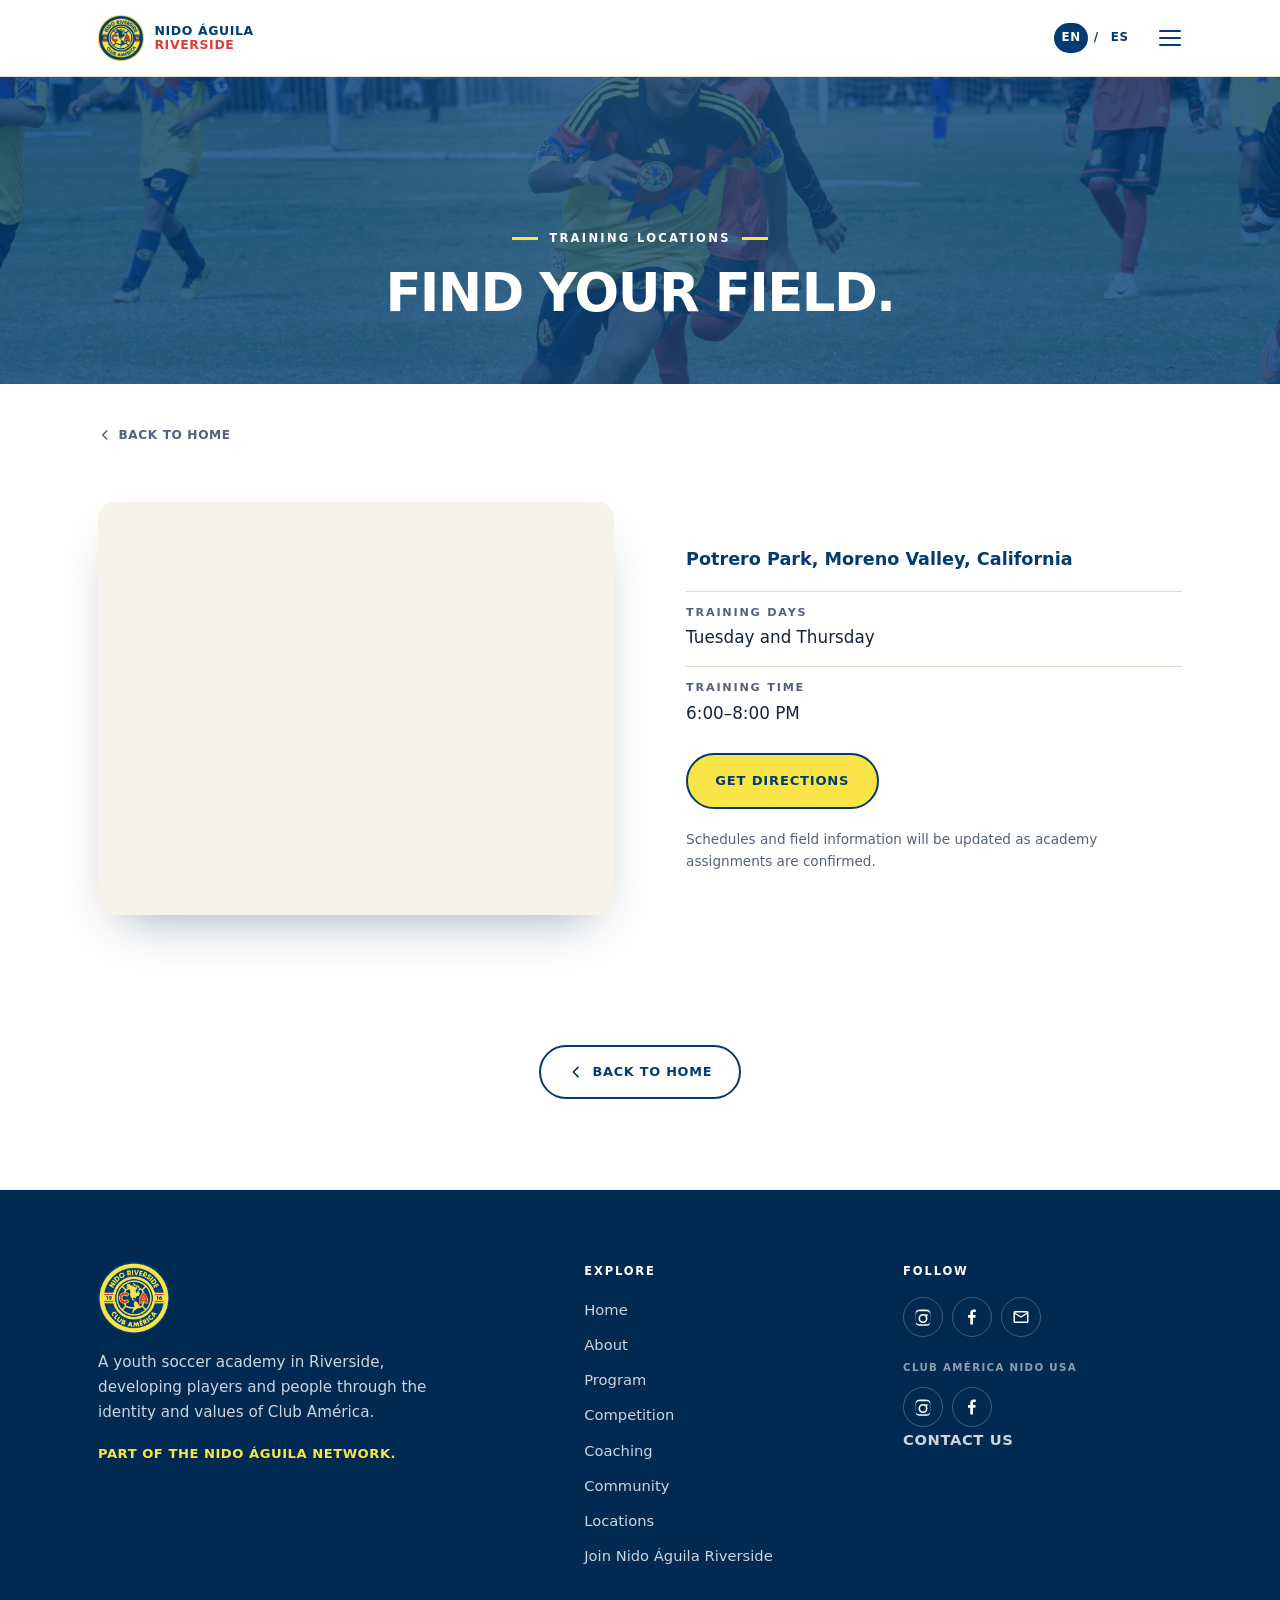
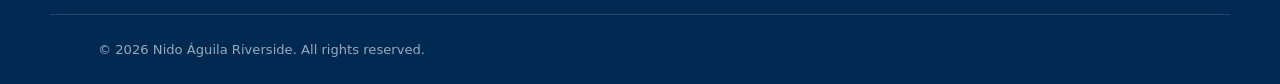
<file: locations.html>
<!doctype html>
<html lang="en">
<head>
  <meta charset="utf-8">
  <meta name="viewport" content="width=device-width, initial-scale=1">
  <meta http-equiv="Content-Security-Policy" content="default-src 'self'; script-src 'self'; style-src 'self' https://fonts.googleapis.com; font-src 'self' https://fonts.gstatic.com; img-src 'self' data:; frame-src https://www.google.com https://maps.google.com; connect-src 'self'; base-uri 'self'; form-action 'self' https://docs.google.com; object-src 'none'; upgrade-insecure-requests">
  <meta name="referrer" content="strict-origin-when-cross-origin">
  <meta name="robots" content="index, follow, max-image-preview:large">
  <title>Training Locations | Nido Águila Riverside</title>
  <meta name="description" content="Nido Águila Riverside trains at Potrero Park in Moreno Valley, California. Training days, times, directions, and field information.">
  <link rel="canonical" href="https://YOURDOMAIN.com/locations.html">
  <meta property="og:type" content="website">
  <meta property="og:title" content="Training Locations | Nido Águila Riverside">
  <meta property="og:description" content="Find your field. Potrero Park, Moreno Valley, California.">
  <meta property="og:image" content="https://YOURDOMAIN.com/assets/logos/nido-riverside-share.jpg">
  <meta name="theme-color" content="#003c71">

  <link rel="icon" href="assets/favicon.ico" sizes="any">
  <link rel="icon" type="image/png" href="assets/icon-32.png" sizes="32x32">
  <link rel="apple-touch-icon" href="assets/apple-touch-icon.png">

  <link rel="preconnect" href="https://fonts.googleapis.com">
  <link rel="preconnect" href="https://fonts.gstatic.com" crossorigin>
  <link rel="stylesheet" href="https://fonts.googleapis.com/css2?family=DM+Sans:wght@400;500;700&family=Manrope:wght@500;600;700;800&display=swap">
  <link rel="stylesheet" href="css/style.css">

  <script src="js/layout.js" defer></script>
  <script src="js/i18n.js" defer></script>
  <script src="js/carousel.js" defer></script>
  <script src="js/main.js" defer></script>
</head>
<body data-page="locations">
  <a class="skip-link" href="#main">Skip to content</a>

  <main id="main">

    <section class="page-hero">
      <div class="page-hero-media">
        <img src="assets/pictures/dsc_0633.jpg" alt="" width="1600" height="1067" loading="eager">
      </div>
      <div class="wrap">
        <p class="eyebrow eyebrow-center" data-i18n="locations.eyebrow">Training Locations</p>
        <h1 data-i18n="locations.title">Find your field.</h1>
      </div>
    </section>

    <div class="wrap back-top-bar">
      <a class="back-home-top" href="index.html">
        <svg viewBox="0 0 24 24" aria-hidden="true"><path d="M15 5l-7 7 7 7"/></svg>
        <span data-i18n="common.backHome">Back to home</span>
      </a>
    </div>

    <section class="section">
      <div class="wrap split">
        <div class="split-media">
          <div class="map-frame">
            <iframe
              title="Map to Potrero Park, Moreno Valley, California"
              src="https://www.google.com/maps?q=Potrero+Park,+16841+Via+Pamplona,+Moreno+Valley,+CA+92551&output=embed"
              loading="lazy" referrerpolicy="no-referrer-when-downgrade"></iframe>
          </div>
        </div>
        <div class="split-copy">
          <p class="place-name" data-i18n="locations.place">Potrero Park, Moreno Valley, California</p>
          <dl class="detail-list">
            <div>
              <dt data-i18n="locations.daysLabel"></dt>
              <dd data-i18n="locations.days"></dd>
            </div>
            <div>
              <dt data-i18n="locations.timeLabel"></dt>
              <dd data-i18n="locations.time"></dd>
            </div>
          </dl>
          <a class="btn btn-primary" href="https://www.google.com/maps/dir/?api=1&amp;destination=Potrero+Park,+16841+Via+Pamplona,+Moreno+Valley,+CA+92551" target="_blank" rel="noopener" data-i18n="locations.cta">Get Directions</a>
          <p class="fine-print" data-i18n="locations.note"></p>
        </div>
      </div>
    </section>

    <div class="wrap page-actions">
      <a class="back-home" href="index.html">
        <svg viewBox="0 0 24 24" aria-hidden="true"><path d="M15 5l-7 7 7 7"/></svg>
        <span data-i18n="common.backHome">Back to home</span>
      </a>
    </div>

  </main>
</body>
</html>
</file>
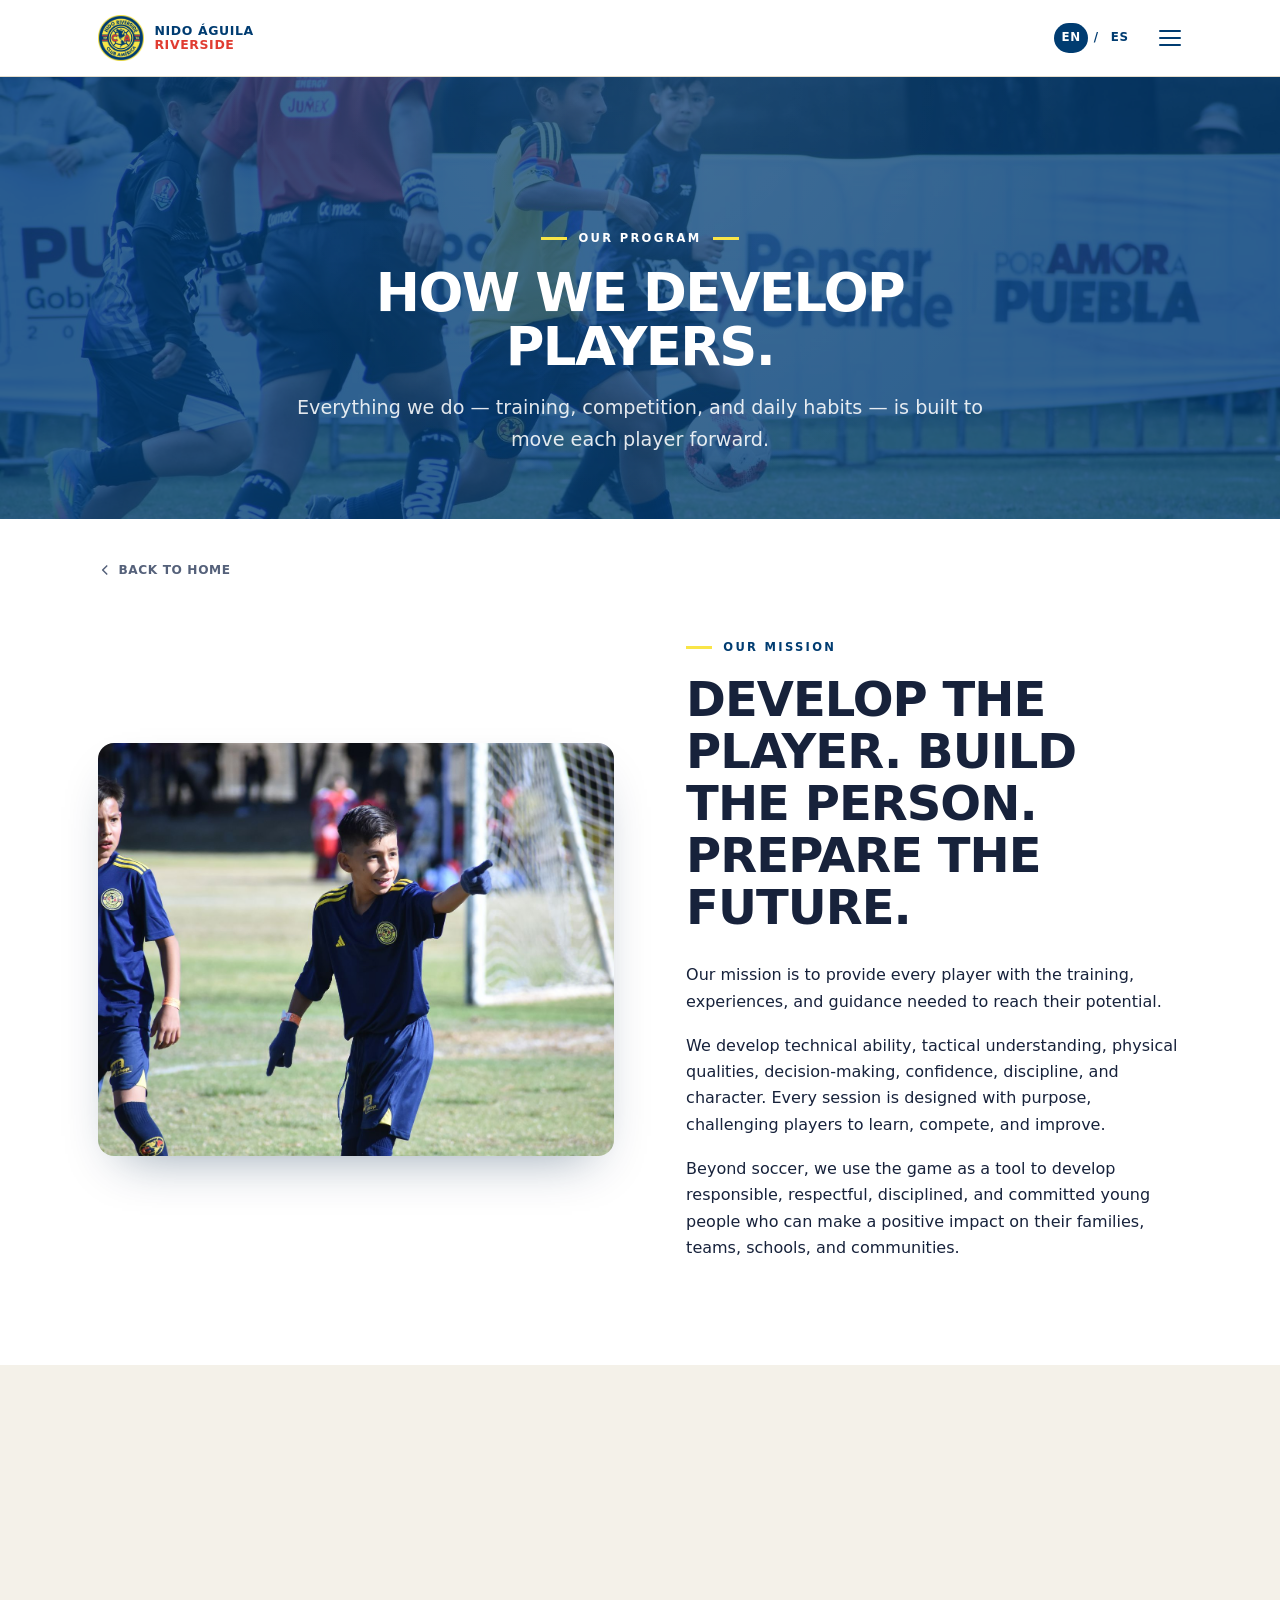
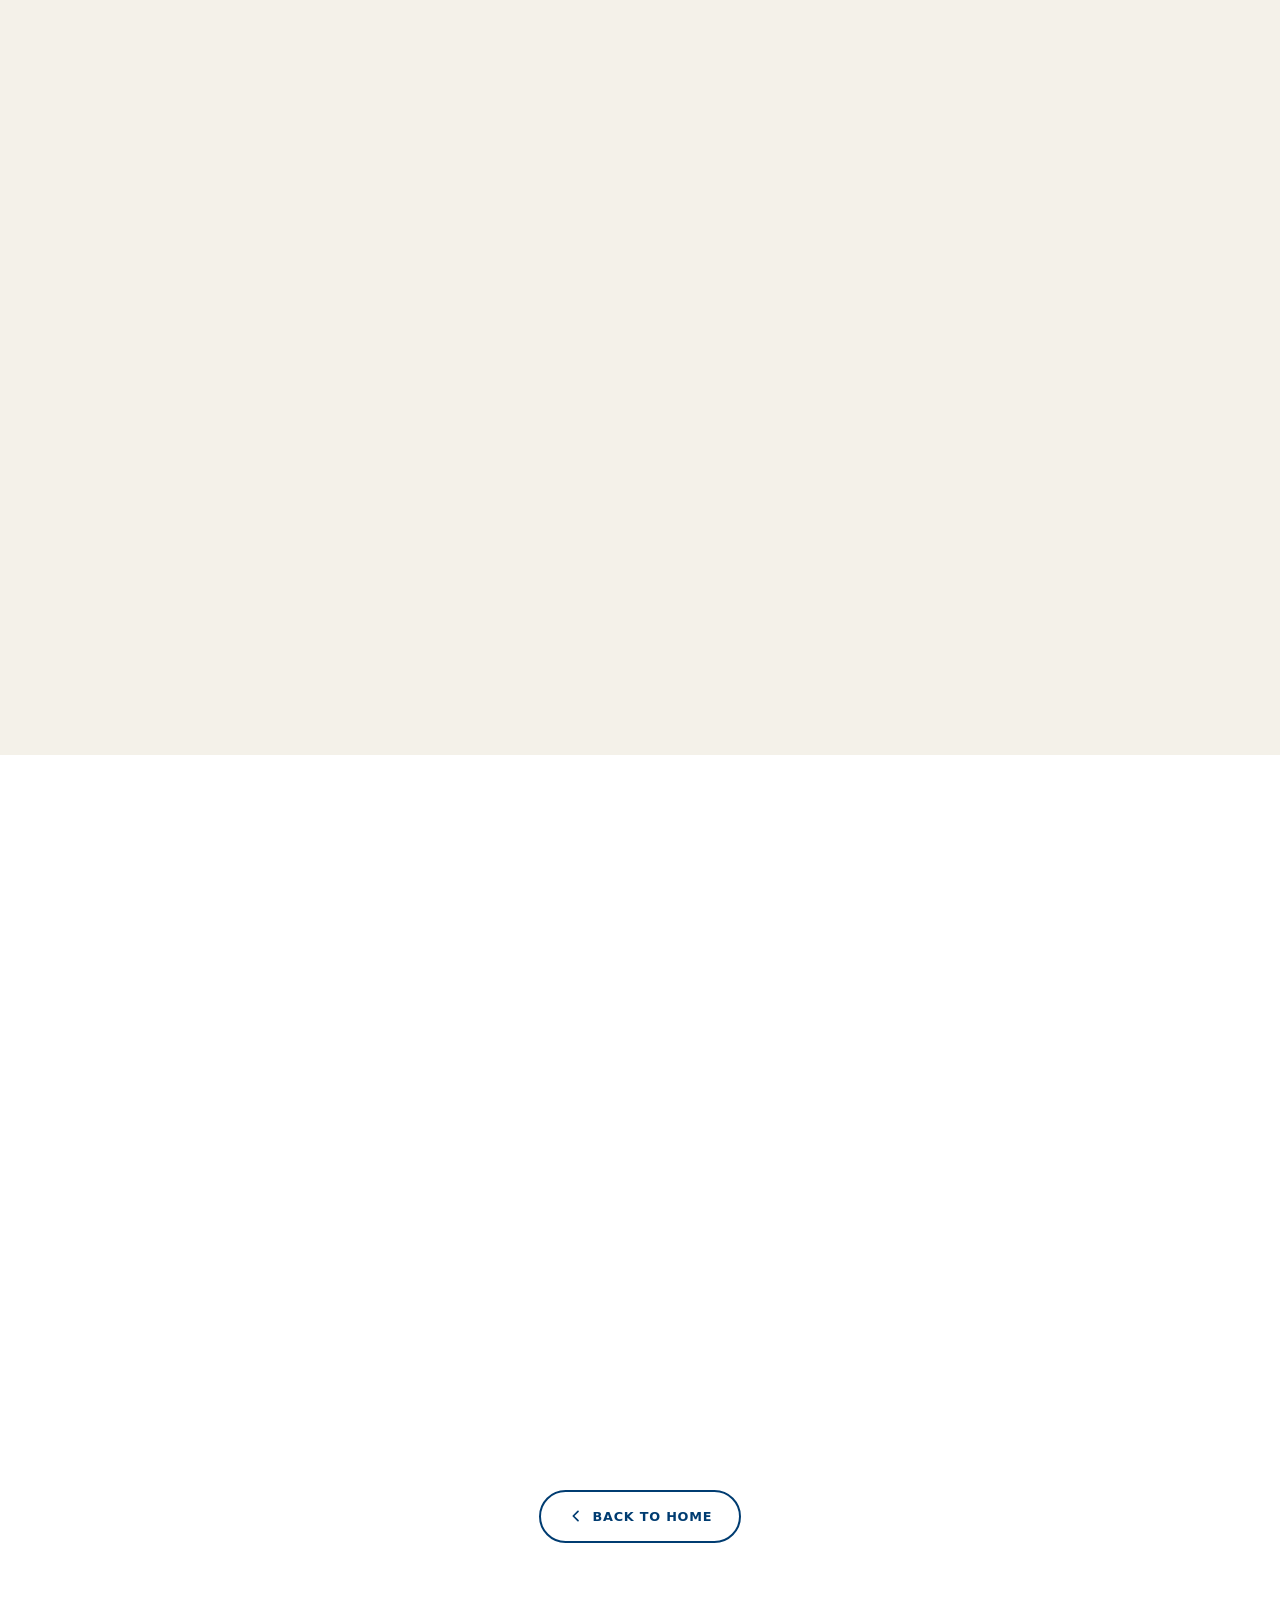
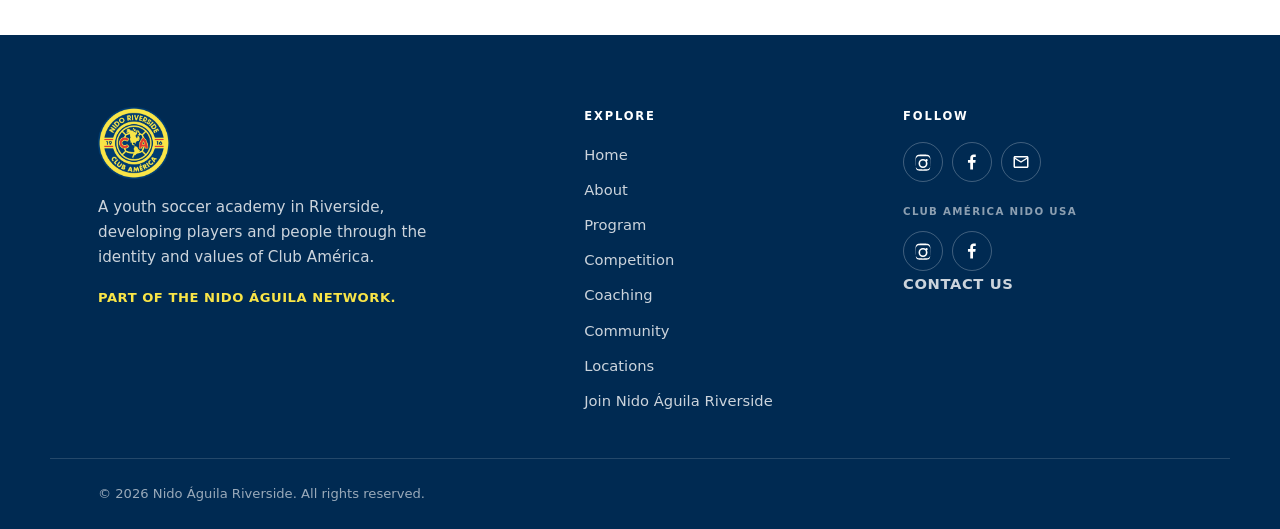
<file: program.html>
<!doctype html>
<html lang="en">
<head>
  <meta charset="utf-8">
  <meta name="viewport" content="width=device-width, initial-scale=1">
  <meta http-equiv="Content-Security-Policy" content="default-src 'self'; script-src 'self'; style-src 'self' https://fonts.googleapis.com; font-src 'self' https://fonts.gstatic.com; img-src 'self' data:; frame-src https://www.google.com https://maps.google.com; connect-src 'self'; base-uri 'self'; form-action 'self' https://docs.google.com; object-src 'none'; upgrade-insecure-requests">
  <meta name="referrer" content="strict-origin-when-cross-origin">
  <meta name="robots" content="index, follow, max-image-preview:large">
  <title>Program | Nido Águila Riverside</title>
  <meta name="description" content="Our mission, the Nido Standard, and how Nido Águila Riverside develops the technical, tactical, physical, and personal qualities of every player.">
  <link rel="canonical" href="https://YOURDOMAIN.com/program.html">
  <meta property="og:type" content="website">
  <meta property="og:title" content="Program | Nido Águila Riverside">
  <meta property="og:description" content="How we train, how we compete, and how we grow.">
  <meta property="og:image" content="https://YOURDOMAIN.com/assets/logos/nido-riverside-share.jpg">
  <meta name="theme-color" content="#003c71">

  <link rel="icon" href="assets/favicon.ico" sizes="any">
  <link rel="icon" type="image/png" href="assets/icon-32.png" sizes="32x32">
  <link rel="apple-touch-icon" href="assets/apple-touch-icon.png">

  <link rel="preconnect" href="https://fonts.googleapis.com">
  <link rel="preconnect" href="https://fonts.gstatic.com" crossorigin>
  <link rel="stylesheet" href="https://fonts.googleapis.com/css2?family=DM+Sans:wght@400;500;700&family=Manrope:wght@500;600;700;800&display=swap">
  <link rel="stylesheet" href="css/style.css">

  <script src="js/layout.js" defer></script>
  <script src="js/i18n.js" defer></script>
  <script src="js/carousel.js" defer></script>
  <script src="js/main.js" defer></script>
</head>
<body data-page="program">
  <a class="skip-link" href="#main">Skip to content</a>

  <main id="main">

    <section class="page-hero">
      <div class="page-hero-media">
        <img src="assets/pictures/dsc_0538.jpg" alt="" width="1600" height="1067" loading="eager">
      </div>
      <div class="wrap">
        <p class="eyebrow eyebrow-center" data-i18n="program.eyebrow">Our Program</p>
        <h1 data-i18n="program.title">How we develop players.</h1>
        <p class="lead" data-i18n="program.lead"></p>
      </div>
    </section>

    <div class="wrap back-top-bar">
      <a class="back-home-top" href="index.html">
        <svg viewBox="0 0 24 24" aria-hidden="true"><path d="M15 5l-7 7 7 7"/></svg>
        <span data-i18n="common.backHome">Back to home</span>
      </a>
    </div>

    <section class="section" id="mission">
      <div class="wrap split">
        <div class="split-media">
          <img src="assets/pictures/dsc_0603.jpg" alt="A young player smiling and pointing after a play" width="1600" height="1067" loading="lazy">
        </div>
        <div class="split-copy">
          <p class="eyebrow" data-i18n="mission.eyebrow">Our Mission</p>
          <h2 data-i18n="mission.title"></h2>
          <p data-i18n="mission.p1"></p>
          <p data-i18n="mission.p2"></p>
          <p data-i18n="mission.p3"></p>
        </div>
      </div>
    </section>

    <section class="section section-alt" id="nido-standard">
      <div class="wrap">
        <header class="section-head">
          <p class="eyebrow" data-i18n="standard.eyebrow">The Nido Standard</p>
          <h2 data-i18n="standard.title"></h2>
        </header>
        <ol class="card-grid">
          <li class="feature-card">
            <span class="feature-num">01</span>
            <h3 data-i18n="standard.items.0.title"></h3>
            <p data-i18n="standard.items.0.body"></p>
          </li>
          <li class="feature-card">
            <span class="feature-num">02</span>
            <h3 data-i18n="standard.items.1.title"></h3>
            <p data-i18n="standard.items.1.body"></p>
          </li>
          <li class="feature-card">
            <span class="feature-num">03</span>
            <h3 data-i18n="standard.items.2.title"></h3>
            <p data-i18n="standard.items.2.body"></p>
          </li>
          <li class="feature-card">
            <span class="feature-num">04</span>
            <h3 data-i18n="standard.items.3.title"></h3>
            <p data-i18n="standard.items.3.body"></p>
          </li>
          <li class="feature-card">
            <span class="feature-num">05</span>
            <h3 data-i18n="standard.items.4.title"></h3>
            <p data-i18n="standard.items.4.body"></p>
          </li>
          <li class="feature-card">
            <span class="feature-num">06</span>
            <h3 data-i18n="standard.items.5.title"></h3>
            <p data-i18n="standard.items.5.body"></p>
          </li>
        </ol>
      </div>
    </section>

    <section class="section" id="development">
      <div class="wrap split split-reverse">
        <div class="split-media">
          <img src="assets/pictures/dsc_0432.jpg" alt="A young player moving onto the ball in open space" width="1600" height="1067" loading="lazy">
        </div>
        <div class="split-copy">
          <p class="eyebrow" data-i18n="development.eyebrow">Player Development</p>
          <h2 data-i18n="development.title"></h2>
          <p data-i18n="development.p1"></p>
          <p data-i18n="development.p2"></p>
        </div>
      </div>
    </section>

    <div class="wrap page-actions">
      <a class="back-home" href="index.html">
        <svg viewBox="0 0 24 24" aria-hidden="true"><path d="M15 5l-7 7 7 7"/></svg>
        <span data-i18n="common.backHome">Back to home</span>
      </a>
    </div>

  </main>
</body>
</html>
</file>
<file: css/style.css>
/* ==========================================================================
   Nido Águila Riverside
   Palette and type are defined once here. Change these values to reskin
   the whole site. Colours are taken from the Club América / Nido Águila
   visual identity (navy, gold, red).
   ========================================================================== */

:root {
  --color-primary: #003c71;      /* Club América navy */
  --color-primary-deep: #002a52; /* darker navy for footer / hovers */
  --color-accent: #f9e547;       /* Club América gold */
  --color-accent-strong: #ffe94d;
  --color-red: #e03c31;          /* Club América red */

  --color-bg: #ffffff;
  --color-bg-warm: #f4f1e9;      /* warm off-white for alternating bands */
  --color-card: #f6f3ea;
  --color-ink: #17223b;
  --color-ink-soft: #55617a;
  --color-line: #e4ddcd;

  --font-heading: "Manrope", "Segoe UI", system-ui, -apple-system, Arial, sans-serif;
  --font-body: "DM Sans", "Segoe UI", system-ui, -apple-system, Arial, sans-serif;

  --wrap: 1180px;
  --header-h: 76px;
  --radius: 16px;
  --shadow: 0 22px 50px -24px rgba(0, 38, 71, 0.45);
}

/* --------------------------------------------------------------------------
   Base
   -------------------------------------------------------------------------- */

*,
*::before,
*::after {
  box-sizing: border-box;
}

html {
  scroll-behavior: smooth;
  overflow-x: clip;
}

body {
  margin: 0;
  background: var(--color-bg);
  color: var(--color-ink);
  font-family: var(--font-body);
  font-size: 1rem;
  line-height: 1.65;
  -webkit-font-smoothing: antialiased;
  overflow-x: clip;
}

img {
  max-width: 100%;
  height: auto;
  display: block;
}

a {
  color: var(--color-red);
  text-decoration-thickness: 1px;
  text-underline-offset: 2px;
}

h1,
h2,
h3 {
  font-family: var(--font-heading);
  font-weight: 800;
  line-height: 1.08;
  letter-spacing: -0.02em;
  text-transform: uppercase;
  margin: 0 0 0.6em;
}

h1 {
  font-size: clamp(2rem, 1.4rem + 3vw, 3.9rem);
  letter-spacing: -0.03em;
  line-height: 1.03;
}

h2 {
  font-size: clamp(1.85rem, 1.4rem + 2.1vw, 3rem);
}

p {
  margin: 0 0 1.1rem;
}

.wrap {
  width: 100%;
  max-width: var(--wrap);
  margin-inline: auto;
  padding-inline: clamp(20px, 5vw, 48px);
}

.skip-link {
  position: absolute;
  left: 16px;
  top: -60px;
  z-index: 200;
  background: var(--color-primary);
  color: #fff;
  padding: 10px 16px;
  border-radius: 0 0 8px 8px;
  text-decoration: none;
  transition: top 0.2s ease;
}

.skip-link:focus {
  top: 0;
}

/* --------------------------------------------------------------------------
   Shared pieces
   -------------------------------------------------------------------------- */

.eyebrow {
  display: flex;
  align-items: center;
  gap: 0.7rem;
  margin: 0 0 1.1rem;
  font-family: var(--font-heading);
  font-weight: 800;
  font-size: 0.72rem;
  letter-spacing: 0.2em;
  text-transform: uppercase;
  color: var(--color-primary);
}

.eyebrow::before {
  content: "";
  width: 26px;
  height: 3px;
  background: var(--color-accent);
  flex: none;
}

.eyebrow-ondark {
  color: #fff;
}

.eyebrow-center {
  justify-content: center;
}

.eyebrow-center::after {
  content: "";
  width: 26px;
  height: 3px;
  background: var(--color-accent);
  flex: none;
}

.lead {
  font-size: clamp(1.02rem, 0.98rem + 0.3vw, 1.2rem);
  line-height: 1.65;
  max-width: 60ch;
}

.btn {
  display: inline-flex;
  align-items: center;
  justify-content: center;
  gap: 0.5rem;
  font-family: var(--font-heading);
  font-weight: 800;
  font-size: 0.82rem;
  letter-spacing: 0.06em;
  text-transform: uppercase;
  padding: 0.95rem 1.7rem;
  border-radius: 999px;
  border: 2px solid var(--color-primary);
  background: var(--color-accent);
  color: var(--color-primary);
  text-decoration: none;
  white-space: nowrap;
  cursor: pointer;
  transition: transform 0.15s ease, background-color 0.15s ease, color 0.15s ease, box-shadow 0.15s ease;
}

.btn:hover {
  background: var(--color-primary);
  color: #fff;
  transform: translateY(-2px);
}

.btn:focus-visible {
  outline: 3px solid var(--color-primary);
  outline-offset: 3px;
}

.btn-lg {
  padding: 1.1rem 2.1rem;
  font-size: 0.9rem;
}

main > section[id] {
  scroll-margin-top: calc(var(--header-h) + 14px);
}

.section {
  padding: clamp(3.75rem, 2.5rem + 5vw, 7rem) 0;
}

.section-alt {
  background: var(--color-bg-warm);
}

.section-head {
  max-width: 46rem;
  margin-bottom: clamp(2.25rem, 1.5rem + 3vw, 3.75rem);
}

.section-head h2 {
  margin-bottom: 0;
}

/* --------------------------------------------------------------------------
   Header / navigation
   -------------------------------------------------------------------------- */

.site-header {
  position: sticky;
  top: 0;
  z-index: 100;
  background: #ffffff;
  border-bottom: 1px solid var(--color-line);
  transition: box-shadow 0.2s ease;
}

.site-header.is-scrolled {
  box-shadow: 0 10px 30px -18px rgba(0, 38, 71, 0.5);
}

.header-inner {
  display: flex;
  align-items: center;
  gap: 1.5rem;
  min-height: var(--header-h);
}

.brand {
  display: flex;
  align-items: center;
  gap: 0.65rem;
  text-decoration: none;
  color: var(--color-primary);
  flex: none;
}

.brand img {
  width: 46px;
  height: 46px;
}

.brand-text {
  display: flex;
  flex-direction: column;
  font-family: var(--font-heading);
  font-weight: 800;
  font-size: 0.78rem;
  line-height: 1.15;
  letter-spacing: 0.05em;
  text-transform: uppercase;
}

.brand-text strong {
  color: var(--color-red);
  font-weight: 800;
}

.site-nav {
  display: flex;
  align-items: center;
  gap: 1.6rem;
  margin-left: auto;
}

.site-nav ul {
  display: flex;
  align-items: center;
  gap: 1.4rem;
  margin: 0;
  padding: 0;
  list-style: none;
}

.site-nav ul a {
  position: relative;
  font-family: var(--font-heading);
  font-weight: 700;
  font-size: 0.76rem;
  letter-spacing: 0.05em;
  text-transform: uppercase;
  text-decoration: none;
  color: var(--color-primary);
  padding: 0.35rem 0;
}

.site-nav ul a::after {
  content: "";
  position: absolute;
  left: 0;
  bottom: 0;
  width: 100%;
  height: 3px;
  background: var(--color-accent);
  transform: scaleX(0);
  transform-origin: left;
  transition: transform 0.2s ease;
}

.site-nav ul a:hover {
  color: var(--color-red);
}

.site-nav ul a.is-current {
  color: var(--color-primary);
}

.site-nav ul a.is-active::after,
.site-nav ul a.is-current::after {
  transform: scaleX(1);
}

.nav-cta {
  padding: 0.62rem 1.15rem;
  font-size: 0.72rem;
}

.header-tools {
  display: flex;
  align-items: center;
  gap: 0.75rem;
  flex: none;
}

.lang-switch {
  display: inline-flex;
  align-items: center;
  gap: 0.35rem;
  font-family: var(--font-heading);
  font-weight: 800;
  font-size: 0.74rem;
  color: var(--color-primary);
}

.lang-switch button {
  border: 0;
  background: transparent;
  color: inherit;
  font: inherit;
  letter-spacing: 0.06em;
  padding: 0.3rem 0.45rem;
  border-radius: 999px;
  cursor: pointer;
  transition: background-color 0.15s ease, color 0.15s ease;
}

.lang-switch button:hover {
  color: var(--color-red);
}

.lang-switch button.is-active {
  background: var(--color-primary);
  color: #fff;
}

.lang-switch button:focus-visible {
  outline: 2px solid var(--color-primary);
  outline-offset: 2px;
}

.menu-toggle {
  display: none;
  width: 44px;
  height: 44px;
  border: 0;
  background: transparent;
  align-items: center;
  justify-content: center;
  cursor: pointer;
}

.menu-icon {
  position: relative;
  display: block;
  width: 22px;
  height: 2px;
  background: var(--color-primary);
  border-radius: 2px;
  transition: background-color 0.2s ease;
}

.menu-icon::before,
.menu-icon::after {
  content: "";
  position: absolute;
  left: 0;
  width: 22px;
  height: 2px;
  background: var(--color-primary);
  border-radius: 2px;
  transition: transform 0.25s ease;
}

.menu-icon::before {
  top: -7px;
}

.menu-icon::after {
  top: 7px;
}

.menu-toggle[aria-expanded="true"] .menu-icon {
  background: transparent;
}

.menu-toggle[aria-expanded="true"] .menu-icon::before {
  transform: translateY(7px) rotate(45deg);
}

.menu-toggle[aria-expanded="true"] .menu-icon::after {
  transform: translateY(-7px) rotate(-45deg);
}

.nav-backdrop {
  display: none;
}

/* --------------------------------------------------------------------------
   Hero
   -------------------------------------------------------------------------- */

.hero {
  position: relative;
  display: flex;
  align-items: center;
  justify-content: center;
  min-height: min(92vh, 880px);
  background: var(--color-primary);
  color: #fff;
  overflow: hidden;
  text-align: center;
}

.hero-carousel,
.hero-track {
  position: absolute;
  inset: 0;
}

.hero-slide {
  position: absolute;
  inset: 0;
  width: 100%;
  height: 100%;
  object-fit: cover;
  opacity: 0;
  transition: opacity 1s ease;
}

.hero-slide.is-active {
  opacity: 1;
}

.hero-shade {
  position: absolute;
  inset: 0;
  background:
    linear-gradient(rgba(0, 27, 51, 0.58), rgba(0, 27, 51, 0.82)),
    radial-gradient(circle at 50% 42%, rgba(0, 27, 51, 0.15), rgba(0, 27, 51, 0.72));
}

.hero-content {
  position: relative;
  z-index: 2;
  min-width: 0;
  max-width: 760px;
  margin-inline: auto;
  padding-top: clamp(6.5rem, 14vh, 10rem);
  padding-bottom: clamp(5rem, 12vh, 8rem);
}

.hero-crest {
  width: clamp(96px, 15vw, 148px);
  height: auto;
  margin: 0 auto 1.6rem;
  filter: drop-shadow(0 10px 24px rgba(0, 12, 26, 0.5));
}

.hero-content .eyebrow {
  justify-content: center;
}

.hero-content h1 {
  margin-bottom: 1rem;
  text-shadow: 0 6px 26px rgba(0, 15, 30, 0.45);
}

.hero-content .lead {
  margin-inline: auto;
  color: rgba(255, 255, 255, 0.92);
  margin-bottom: 1.9rem;
}

.hero .btn,
.band .btn {
  border-color: transparent;
}

.hero .btn:hover,
.band .btn:hover {
  background: #fff;
  color: var(--color-primary);
}

/* carousel controls */

.carousel-arrow {
  position: absolute;
  bottom: 1.4rem;
  z-index: 4;
  width: 46px;
  height: 46px;
  border: 2px solid rgba(255, 255, 255, 0.55);
  border-radius: 50%;
  background: rgba(0, 27, 51, 0.35);
  color: #fff;
  display: grid;
  place-items: center;
  cursor: pointer;
  transition: background-color 0.15s ease, border-color 0.15s ease;
}

.carousel-arrow svg {
  width: 20px;
  height: 20px;
  fill: none;
  stroke: currentColor;
  stroke-width: 2.4;
  stroke-linecap: round;
  stroke-linejoin: round;
}

.carousel-arrow:hover {
  background: var(--color-primary);
  border-color: #fff;
}

.carousel-arrow:focus-visible {
  outline: 3px solid var(--color-accent);
  outline-offset: 2px;
}

.carousel-prev {
  right: calc(1.4rem + 54px);
}

.carousel-next {
  right: 1.4rem;
}

.carousel-dots {
  position: absolute;
  left: clamp(20px, 5vw, 48px);
  bottom: 1.7rem;
  z-index: 4;
  display: flex;
  gap: 0.5rem;
}

.carousel-dots button {
  width: 30px;
  height: 4px;
  padding: 0;
  border: 0;
  border-radius: 999px;
  background: rgba(255, 255, 255, 0.4);
  cursor: pointer;
  transition: background-color 0.2s ease;
}

.carousel-dots button.is-active {
  background: var(--color-accent);
}

.carousel-dots button:focus-visible {
  outline: 2px solid #fff;
  outline-offset: 3px;
}

/* --------------------------------------------------------------------------
   Split sections (text + image)
   -------------------------------------------------------------------------- */

.split {
  display: grid;
  grid-template-columns: 1.02fr 0.98fr;
  align-items: center;
  gap: clamp(2rem, 1rem + 5vw, 4.5rem);
}

.split-reverse .split-media {
  order: 2;
}

.split-media {
  position: relative;
  aspect-ratio: 5 / 4;
  border-radius: var(--radius);
  overflow: hidden;
  box-shadow: var(--shadow);
}

.split-media img {
  width: 100%;
  height: 100%;
  object-fit: cover;
}

.split-copy p:last-child {
  margin-bottom: 0;
}

#competition .split-media {
  aspect-ratio: 4 / 5;
  max-width: 420px;
  margin-inline: auto;
}

.callout {
  margin: clamp(2.5rem, 1.5rem + 3vw, 4rem) 0 0;
  padding: clamp(1.5rem, 1rem + 2vw, 2.25rem) clamp(1.5rem, 1rem + 3vw, 2.75rem);
  border-left: 6px solid var(--color-accent);
  border-radius: 6px;
  background: var(--color-primary);
  color: #fff;
  font-family: var(--font-heading);
  font-weight: 800;
  font-size: clamp(1.25rem, 1rem + 1.6vw, 1.95rem);
  line-height: 1.2;
  letter-spacing: -0.01em;
  text-transform: uppercase;
  max-width: 60rem;
}

/* --------------------------------------------------------------------------
   Feature card grids
   -------------------------------------------------------------------------- */

.card-grid {
  display: grid;
  grid-template-columns: repeat(auto-fit, minmax(270px, 1fr));
  gap: 1.15rem;
  margin: 0;
  padding: 0;
  list-style: none;
  counter-reset: none;
}

.feature-card {
  position: relative;
  padding: clamp(1.5rem, 1rem + 1.5vw, 2.1rem);
  background: var(--color-card);
  border: 1px solid var(--color-line);
  border-radius: var(--radius);
  overflow: hidden;
  transition: transform 0.18s ease, border-color 0.18s ease, background-color 0.18s ease, box-shadow 0.18s ease;
}

.feature-card::before {
  content: "";
  position: absolute;
  left: 0;
  top: 0;
  width: 100%;
  height: 4px;
  background: var(--color-accent);
  transform: scaleX(0);
  transform-origin: left;
  transition: transform 0.25s ease;
}

.feature-card:hover {
  transform: translateY(-4px);
  background: #fff;
  border-color: var(--color-primary);
  box-shadow: var(--shadow);
}

.feature-card:hover::before {
  transform: scaleX(1);
}

.feature-num {
  font-family: var(--font-heading);
  font-weight: 800;
  font-size: clamp(1.9rem, 1.4rem + 1.6vw, 2.6rem);
  line-height: 1;
  color: var(--color-accent);
  -webkit-text-stroke: 1.5px var(--color-primary);
  display: block;
  margin-bottom: 0.7rem;
}

.feature-card h3 {
  font-size: 1.02rem;
  letter-spacing: 0.01em;
  color: var(--color-primary);
  margin-bottom: 0.5rem;
}

.feature-card p {
  margin: 0;
  font-size: 0.95rem;
  line-height: 1.6;
  color: var(--color-ink-soft);
}

/* --------------------------------------------------------------------------
   Training locations
   -------------------------------------------------------------------------- */

.map-frame {
  position: relative;
  aspect-ratio: 5 / 4;
  border-radius: var(--radius);
  overflow: hidden;
  box-shadow: var(--shadow);
  background: var(--color-card);
}

.map-frame iframe {
  position: absolute;
  inset: 0;
  width: 100%;
  height: 100%;
  border: 0;
}

.place-name {
  font-family: var(--font-heading);
  font-weight: 700;
  font-size: 1.1rem;
  color: var(--color-primary);
}

.detail-list {
  margin: 0 0 1.6rem;
  display: grid;
  gap: 0.9rem;
}

.detail-list div {
  border-top: 1px solid var(--color-line);
  padding-top: 0.7rem;
}

.detail-list dt {
  font-family: var(--font-heading);
  font-weight: 800;
  font-size: 0.7rem;
  letter-spacing: 0.16em;
  text-transform: uppercase;
  color: var(--color-ink-soft);
  margin-bottom: 0.15rem;
}

.detail-list dd {
  margin: 0;
  font-size: 1.05rem;
  color: var(--color-ink);
}

.fine-print {
  margin: 1.2rem 0 0;
  font-size: 0.85rem;
  color: var(--color-ink-soft);
}

/* --------------------------------------------------------------------------
   Full-bleed bands (vision, final call to action)
   -------------------------------------------------------------------------- */

.band {
  position: relative;
  padding: clamp(4.5rem, 3rem + 8vw, 8rem) 0;
  background: var(--color-primary);
  color: #fff;
  overflow: hidden;
  text-align: center;
}

.band-media {
  position: absolute;
  inset: 0;
}

.band-media img {
  width: 100%;
  height: 100%;
  object-fit: cover;
  opacity: 0.22;
}

.band-shade {
  position: absolute;
  inset: 0;
  background: radial-gradient(circle at 50% 30%, rgba(0, 60, 113, 0.35), rgba(0, 27, 51, 0.9));
}

.band-content {
  position: relative;
  max-width: 780px;
}

.band-content .eyebrow {
  justify-content: center;
}

.band-content .lead {
  margin-inline: auto;
  color: rgba(255, 255, 255, 0.9);
}

.band-closing {
  margin: 1.6rem 0 0;
  font-family: var(--font-heading);
  font-weight: 800;
  font-size: clamp(1.1rem, 0.9rem + 1.4vw, 1.7rem);
  letter-spacing: 0.01em;
  text-transform: uppercase;
  color: var(--color-accent);
}

.band-cta .band-content .lead {
  margin-bottom: 2rem;
}

/* --------------------------------------------------------------------------
   Footer
   -------------------------------------------------------------------------- */

.site-footer {
  background: var(--color-primary-deep);
  color: rgba(255, 255, 255, 0.8);
  padding-top: clamp(3rem, 2rem + 4vw, 4.5rem);
}

.footer-grid {
  display: grid;
  grid-template-columns: 1.6fr 1fr 1fr;
  gap: 2.5rem;
  padding-bottom: 2.75rem;
}

.footer-brand img {
  width: 72px;
  height: 72px;
  margin-bottom: 1rem;
}

.footer-brand p {
  max-width: 38ch;
  font-size: 0.95rem;
}

.footer-network {
  color: var(--color-accent);
  font-size: 0.82rem !important;
  font-family: var(--font-heading);
  font-weight: 700;
  letter-spacing: 0.04em;
  text-transform: uppercase;
}

.footer-label {
  font-family: var(--font-heading);
  font-weight: 800;
  font-size: 0.72rem;
  letter-spacing: 0.16em;
  text-transform: uppercase;
  color: #fff;
  margin-bottom: 1rem;
}

.footer-sublabel {
  font-family: var(--font-heading);
  font-weight: 700;
  font-size: 0.64rem;
  letter-spacing: 0.13em;
  text-transform: uppercase;
  color: rgba(255, 255, 255, 0.55);
  margin: 1.35rem 0 0.7rem;
}

.footer-col ul {
  list-style: none;
  margin: 0;
  padding: 0;
  display: grid;
  gap: 0.55rem;
}

.footer-col a {
  color: rgba(255, 255, 255, 0.8);
  text-decoration: none;
  font-size: 0.92rem;
}

.footer-col a:hover {
  color: #fff;
}

.social {
  display: flex !important;
  gap: 0.6rem;
  margin-bottom: 1.1rem;
}

.social a {
  width: 40px;
  height: 40px;
  border: 1px solid rgba(255, 255, 255, 0.25);
  border-radius: 50%;
  display: grid;
  place-items: center;
  transition: background-color 0.15s ease, border-color 0.15s ease;
}

.social a:hover {
  background: var(--color-accent);
  border-color: var(--color-accent);
}

.social svg {
  width: 18px;
  height: 18px;
  fill: #fff;
}

.social a:hover svg {
  fill: var(--color-primary);
}

.footer-contact {
  color: #fff;
  font-family: var(--font-heading);
  font-weight: 700;
  font-size: 0.85rem;
  text-transform: uppercase;
  letter-spacing: 0.04em;
}

.footer-bottom {
  border-top: 1px solid rgba(255, 255, 255, 0.14);
  padding-block: 1.5rem;
}

.footer-bottom p {
  margin: 0;
  font-size: 0.82rem;
  color: rgba(255, 255, 255, 0.6);
}

/* --------------------------------------------------------------------------
   Back-to-top button
   -------------------------------------------------------------------------- */

.to-top {
  position: fixed;
  right: clamp(16px, 4vw, 30px);
  bottom: clamp(16px, 4vw, 30px);
  z-index: 60;
  width: 48px;
  height: 48px;
  display: grid;
  place-items: center;
  border: 0;
  border-radius: 50%;
  background: var(--color-primary);
  color: #fff;
  cursor: pointer;
  opacity: 0;
  transform: translateY(14px);
  pointer-events: none;
  box-shadow: 0 12px 28px -10px rgba(0, 38, 71, 0.6);
  transition: opacity 0.25s ease, transform 0.25s ease, background-color 0.15s ease;
}

.to-top.is-visible {
  opacity: 1;
  transform: none;
  pointer-events: auto;
}

.to-top:hover {
  background: var(--color-primary-deep);
}

.to-top:focus-visible {
  outline: 3px solid var(--color-accent);
  outline-offset: 3px;
}

.to-top svg {
  width: 20px;
  height: 20px;
  fill: none;
  stroke: currentColor;
  stroke-width: 2.4;
  stroke-linecap: round;
  stroke-linejoin: round;
}

/* --------------------------------------------------------------------------
   Interior page hero + back-to-home
   -------------------------------------------------------------------------- */

.page-hero {
  position: relative;
  background: var(--color-primary);
  color: #fff;
  text-align: center;
  overflow: hidden;
  padding: clamp(6.5rem, 5rem + 8vw, 9.5rem) 0 clamp(2.75rem, 2rem + 3vw, 4rem);
}

.page-hero-media {
  position: absolute;
  inset: 0;
}

.page-hero-media img {
  width: 100%;
  height: 100%;
  object-fit: cover;
  opacity: 0.22;
}

.page-hero::after {
  content: "";
  position: absolute;
  inset: 0;
  background: radial-gradient(circle at 50% 0%, rgba(255, 255, 255, 0.07), transparent 55%);
}

.page-hero .wrap {
  position: relative;
  z-index: 1;
}

.page-hero .eyebrow {
  color: #fff;
}

.page-hero h1 {
  margin: 0 auto;
  max-width: 20ch;
  font-size: clamp(1.9rem, 1.5rem + 2.4vw, 3.3rem);
}

.page-hero .lead {
  margin: 1.1rem auto 0;
  color: rgba(255, 255, 255, 0.88);
}

.back-top-bar {
  padding-top: clamp(1.75rem, 1rem + 2vw, 2.5rem);
}

.back-top-bar + .section {
  padding-top: clamp(2rem, 1.25rem + 2.5vw, 3.25rem);
}

.page-actions {
  text-align: center;
  padding-top: clamp(1rem, 2vw, 2rem);
  padding-bottom: clamp(3.5rem, 2.5rem + 4vw, 6rem);
}

.back-home {
  display: inline-flex;
  align-items: center;
  gap: 0.55rem;
  font-family: var(--font-heading);
  font-weight: 800;
  font-size: 0.8rem;
  letter-spacing: 0.06em;
  text-transform: uppercase;
  padding: 0.9rem 1.7rem;
  border-radius: 999px;
  border: 2px solid var(--color-primary);
  background: transparent;
  color: var(--color-primary);
  text-decoration: none;
  transition: background-color 0.15s ease, color 0.15s ease, transform 0.15s ease;
}

.back-home:hover {
  background: var(--color-primary);
  color: #fff;
  transform: translateY(-2px);
}

.back-home:focus-visible {
  outline: 3px solid var(--color-primary);
  outline-offset: 3px;
}

.back-home svg {
  width: 16px;
  height: 16px;
  fill: none;
  stroke: currentColor;
  stroke-width: 2.6;
  stroke-linecap: round;
  stroke-linejoin: round;
}

.back-home-top {
  display: inline-flex;
  align-items: center;
  gap: 0.4rem;
  font-family: var(--font-heading);
  font-weight: 700;
  font-size: 0.76rem;
  letter-spacing: 0.05em;
  text-transform: uppercase;
  color: var(--color-ink-soft);
  text-decoration: none;
}

.back-home-top:hover {
  color: var(--color-primary);
}

.back-home-top svg {
  width: 14px;
  height: 14px;
  fill: none;
  stroke: currentColor;
  stroke-width: 2.6;
  stroke-linecap: round;
  stroke-linejoin: round;
}

/* --------------------------------------------------------------------------
   Home: intro + explore grid
   -------------------------------------------------------------------------- */

.section-head-center {
  margin-inline: auto;
  text-align: center;
}

.section-head-center .eyebrow {
  justify-content: center;
}

.home-intro {
  text-align: center;
}

.home-intro-inner {
  max-width: 44rem;
  margin: 0 auto;
}

.home-intro-inner .eyebrow {
  justify-content: center;
}

.home-intro-inner p {
  font-size: clamp(1.05rem, 1rem + 0.4vw, 1.22rem);
  color: var(--color-ink);
}

.home-intro-inner .fine-print {
  font-size: 0.9rem;
  color: var(--color-ink-soft);
}

.home-intro-inner .btn {
  margin-top: 0.5rem;
}

.inline-link {
  display: inline-flex;
  align-items: center;
  gap: 0.4rem;
  font-family: var(--font-heading);
  font-weight: 800;
  font-size: 0.8rem;
  letter-spacing: 0.05em;
  text-transform: uppercase;
  color: var(--color-red);
  text-decoration: none;
}

.inline-link::after {
  content: "→";
  transition: transform 0.18s ease;
}

.inline-link:hover::after {
  transform: translateX(4px);
}

.explore-grid {
  display: grid;
  grid-template-columns: repeat(auto-fit, minmax(260px, 1fr));
  gap: 1.15rem;
  margin: 0;
  padding: 0;
  list-style: none;
}

.explore-card {
  display: flex;
  flex-direction: column;
  gap: 0.5rem;
  padding: clamp(1.5rem, 1rem + 1.5vw, 2rem);
  background: var(--color-card);
  border: 1px solid var(--color-line);
  border-radius: var(--radius);
  text-decoration: none;
  color: inherit;
  transition: transform 0.18s ease, border-color 0.18s ease, background-color 0.18s ease, box-shadow 0.18s ease;
}

.explore-card:hover {
  transform: translateY(-4px);
  background: #fff;
  border-color: var(--color-primary);
  box-shadow: var(--shadow);
}

.explore-card h3 {
  display: flex;
  align-items: center;
  justify-content: space-between;
  gap: 0.6rem;
  margin: 0;
  font-size: 1.02rem;
  color: var(--color-primary);
}

.explore-card h3::after {
  content: "→";
  color: var(--color-red);
  transition: transform 0.18s ease;
}

.explore-card:hover h3::after {
  transform: translateX(4px);
}

.explore-card p {
  margin: 0;
  font-size: 0.92rem;
  line-height: 1.55;
  color: var(--color-ink-soft);
}

/* --------------------------------------------------------------------------
   FAQ
   -------------------------------------------------------------------------- */

.faq-list {
  max-width: 46rem;
  margin: 0 auto;
}

.faq-item {
  border-top: 1px solid var(--color-line);
}

.faq-item:last-child {
  border-bottom: 1px solid var(--color-line);
}

.faq-item summary {
  list-style: none;
  cursor: pointer;
  display: flex;
  align-items: center;
  justify-content: space-between;
  gap: 1rem;
  padding: 1.15rem 0;
  font-family: var(--font-heading);
  font-weight: 700;
  font-size: 1.02rem;
  color: var(--color-primary);
}

.faq-item summary::-webkit-details-marker {
  display: none;
}

.faq-item summary::after {
  content: "+";
  font-weight: 700;
  font-size: 1.4rem;
  line-height: 1;
  color: var(--color-red);
  transition: transform 0.2s ease;
  flex: none;
}

.faq-item[open] summary::after {
  transform: rotate(45deg);
}

.faq-item summary:focus-visible {
  outline: 3px solid var(--color-primary);
  outline-offset: 3px;
}

.faq-answer {
  padding: 0 0 1.25rem;
}

.faq-answer p {
  margin: 0;
  color: var(--color-ink-soft);
  line-height: 1.65;
}

/* --------------------------------------------------------------------------
   Coaches
   -------------------------------------------------------------------------- */

.coach-grid {
  display: flex;
  flex-wrap: wrap;
  justify-content: center;
  gap: clamp(1.5rem, 1rem + 2.5vw, 3rem);
  margin: 0;
  padding: 0;
  list-style: none;
}

.coach-card {
  flex: 0 1 clamp(240px, 40vw, 300px);
  text-align: center;
}

.coach-photo {
  width: 100%;
  aspect-ratio: 4 / 5;
  object-fit: cover;
  object-position: top;
  border-radius: var(--radius);
  background: var(--color-card);
  box-shadow: var(--shadow);
  margin-bottom: 1.1rem;
}

.coach-name {
  margin: 0;
  font-family: var(--font-heading);
  font-weight: 800;
  font-size: 1.1rem;
  letter-spacing: -0.01em;
  color: var(--color-primary);
}

.coach-role {
  margin: 0.2rem 0 0;
  font-family: var(--font-heading);
  font-weight: 700;
  font-size: 0.72rem;
  letter-spacing: 0.12em;
  text-transform: uppercase;
  color: var(--color-red);
}

/* --------------------------------------------------------------------------
   Leagues
   -------------------------------------------------------------------------- */

.leagues {
  background: var(--color-primary);
  color: #fff;
  text-align: center;
  padding: clamp(3.5rem, 2.5rem + 4vw, 6rem) 0;
}

.leagues .eyebrow {
  color: #fff;
}

.leagues h2 {
  color: #fff;
}

.league-row {
  display: flex;
  flex-wrap: wrap;
  justify-content: center;
  align-items: stretch;
  gap: clamp(0.9rem, 2vw, 1.5rem);
  max-width: 880px;
  margin: clamp(2rem, 1.5rem + 2vw, 3rem) auto 1.75rem;
}

.league-card {
  flex: 0 1 170px;
  min-width: 140px;
  min-height: 118px;
  display: grid;
  place-items: center;
  padding: 14px 16px;
  background: #fff;
  border-radius: 14px;
  transition: transform 0.18s ease, box-shadow 0.18s ease;
}

a.league-card:hover {
  transform: translateY(-4px);
  box-shadow: 0 18px 36px -16px rgba(0, 0, 0, 0.55);
}

a.league-card:focus-visible {
  outline: 3px solid var(--color-accent);
  outline-offset: 3px;
}

.league-card img {
  width: auto;
  height: auto;
  max-width: 100%;
  max-height: 82px;
  object-fit: contain;
}

.league-card--dark {
  background: #050505;
}

.leagues .note {
  max-width: 44rem;
  margin: 0 auto;
  color: rgba(255, 255, 255, 0.75);
  font-size: 0.95rem;
}

/* --------------------------------------------------------------------------
   Photo gallery + lightbox
   -------------------------------------------------------------------------- */

.gallery-folders {
  margin-top: clamp(2rem, 1.5rem + 2vw, 3rem);
}

.gallery-loading,
.gallery-empty {
  text-align: center;
  color: var(--color-ink-soft);
  font-size: 0.95rem;
  margin: clamp(2rem, 1.5rem + 2vw, 3rem) 0 0;
}

.album-grid {
  display: flex;
  flex-wrap: wrap;
  justify-content: center;
  gap: clamp(1.25rem, 1rem + 1.5vw, 2rem);
}

.album-card {
  position: relative;
  flex: 0 1 clamp(260px, 42vw, 360px);
  aspect-ratio: 4 / 3;
  border: 0;
  padding: 0;
  border-radius: var(--radius);
  overflow: hidden;
  cursor: pointer;
  background: var(--color-primary);
  box-shadow: var(--shadow);
  transition: transform 0.2s ease, box-shadow 0.2s ease;
}

.album-card::after {
  content: "";
  position: absolute;
  inset: 0;
  background: linear-gradient(to top, rgba(0, 20, 40, 0.82) 0%, rgba(0, 20, 40, 0.15) 45%, rgba(0, 20, 40, 0) 70%);
}

.album-card:hover,
.album-card:focus-visible {
  transform: translateY(-4px);
  box-shadow: 0 26px 50px -20px rgba(0, 20, 40, 0.6);
  outline: none;
}

.album-card:focus-visible {
  box-shadow: 0 0 0 3px var(--color-accent), var(--shadow);
}

.album-card-cover {
  width: 100%;
  height: 100%;
  object-fit: cover;
  display: block;
  transition: transform 0.4s ease;
}

.album-card:hover .album-card-cover,
.album-card:focus-visible .album-card-cover {
  transform: scale(1.05);
}

.album-card-meta {
  position: absolute;
  left: 0;
  right: 0;
  bottom: 0;
  z-index: 1;
  display: flex;
  flex-direction: column;
  gap: 0.15rem;
  padding: clamp(1rem, 0.75rem + 1vw, 1.5rem);
  text-align: left;
  color: #fff;
}

.album-card-title {
  font-family: var(--font-heading);
  font-weight: 800;
  font-size: clamp(1.05rem, 0.95rem + 0.6vw, 1.4rem);
  letter-spacing: -0.01em;
  text-transform: uppercase;
  line-height: 1.1;
}

.album-card-count {
  font-family: var(--font-heading);
  font-weight: 700;
  font-size: 0.72rem;
  letter-spacing: 0.1em;
  text-transform: uppercase;
  color: var(--color-accent);
}

.lightbox {
  position: fixed;
  inset: 0;
  z-index: 200;
  display: flex;
  align-items: center;
  justify-content: center;
  padding: clamp(12px, 4vw, 56px);
  background: rgba(0, 14, 28, 0.95);
  opacity: 0;
  visibility: hidden;
  transition: opacity 0.2s ease, visibility 0.2s ease;
}

.lightbox.is-open {
  opacity: 1;
  visibility: visible;
}

body.lightbox-open {
  overflow: hidden;
}

.lightbox-figure {
  margin: 0;
  max-width: 100%;
  max-height: 100%;
  display: flex;
  flex-direction: column;
  align-items: center;
  gap: 0.9rem;
}

.lightbox-figure img {
  max-width: 100%;
  max-height: 78vh;
  border-radius: 6px;
  box-shadow: 0 30px 80px rgba(0, 0, 0, 0.55);
}

.lightbox-figure figcaption {
  color: rgba(255, 255, 255, 0.7);
  font-size: 0.85rem;
  text-align: center;
  max-width: 60ch;
}

.lightbox-close,
.lightbox-nav {
  position: absolute;
  width: 48px;
  height: 48px;
  display: grid;
  place-items: center;
  border: 2px solid rgba(255, 255, 255, 0.35);
  border-radius: 50%;
  background: rgba(0, 14, 28, 0.5);
  color: #fff;
  cursor: pointer;
  transition: background-color 0.15s ease, border-color 0.15s ease;
}

.lightbox-close:hover,
.lightbox-nav:hover {
  background: var(--color-primary);
  border-color: #fff;
}

.lightbox-close:focus-visible,
.lightbox-nav:focus-visible {
  outline: 3px solid var(--color-accent);
  outline-offset: 2px;
}

.lightbox-close {
  top: clamp(12px, 3vw, 28px);
  right: clamp(12px, 3vw, 28px);
}

.lightbox-prev {
  left: clamp(8px, 2vw, 24px);
}

.lightbox-next {
  right: clamp(8px, 2vw, 24px);
}

.lightbox-close svg,
.lightbox-nav svg {
  width: 20px;
  height: 20px;
  fill: none;
  stroke: currentColor;
  stroke-width: 2.4;
  stroke-linecap: round;
  stroke-linejoin: round;
}

@media (max-width: 560px) {
  .album-card {
    flex-basis: 100%;
    max-width: 420px;
  }

  .lightbox-nav {
    width: 42px;
    height: 42px;
  }
}

/* --------------------------------------------------------------------------
   Reveal on scroll
   -------------------------------------------------------------------------- */

.will-reveal {
  opacity: 0;
  transform: translateY(20px);
  transition: opacity 0.6s ease, transform 0.6s ease;
}

.will-reveal.is-revealed {
  opacity: 1;
  transform: none;
}

/* --------------------------------------------------------------------------
   Responsive
   -------------------------------------------------------------------------- */

@media (max-width: 1280px) {
  .site-nav {
    position: fixed;
    top: var(--header-h);
    right: 0;
    bottom: 0;
    width: min(330px, 82vw);
    margin: 0;
    flex-direction: column;
    align-items: stretch;
    justify-content: flex-start;
    gap: 0;
    padding: 1.75rem 1.9rem 2rem;
    background: var(--color-primary);
    border-left: 1px solid rgba(255, 255, 255, 0.12);
    transform: translateX(100%);
    visibility: hidden;
    overflow-y: auto;
    overscroll-behavior: contain;
    transition: transform 0.3s ease, visibility 0s linear 0.3s;
  }

  .site-nav.is-open {
    transform: none;
    visibility: visible;
    transition: transform 0.3s ease, visibility 0s;
  }

  .site-nav ul {
    flex-direction: column;
    align-items: stretch;
    gap: 0;
  }

  .site-nav ul li {
    border-bottom: 1px solid rgba(255, 255, 255, 0.14);
  }

  .site-nav ul a {
    display: block;
    padding: 0.95rem 0;
    font-size: 1rem;
    color: #fff;
  }

  .site-nav ul a::after {
    display: none;
  }

  .site-nav ul a.is-active,
  .site-nav ul a.is-current {
    color: var(--color-accent);
  }

  .nav-cta {
    margin-top: 1.6rem;
    align-self: flex-start;
  }

  .site-nav .nav-cta:hover {
    background: #fff;
    color: var(--color-primary);
  }

  .header-tools {
    margin-left: auto;
  }

  .menu-toggle {
    display: inline-flex;
    margin-right: -10px;
  }

  body.nav-open {
    overflow: hidden;
  }

  body.nav-open .nav-backdrop {
    display: block;
    position: fixed;
    inset: 0;
    z-index: 80;
    background: rgba(0, 20, 40, 0.45);
  }
}

@media (max-width: 860px) {
  .split {
    grid-template-columns: 1fr;
    gap: 1.75rem;
  }

  .split-reverse .split-media {
    order: 0;
  }

  .split-media,
  .map-frame {
    aspect-ratio: 3 / 2;
  }

  #competition .split-media {
    aspect-ratio: 3 / 2;
    max-width: none;
  }

  .footer-grid {
    grid-template-columns: 1fr 1fr;
  }

  .footer-brand {
    grid-column: 1 / -1;
  }
}

@media (max-width: 560px) {
  .brand-text {
    font-size: 0.7rem;
  }

  .header-inner {
    gap: 0.75rem;
  }

  .eyebrow {
    letter-spacing: 0.14em;
    font-size: 0.68rem;
  }

  .section {
    padding: 3rem 0;
  }

  .band {
    padding: 3.75rem 0;
  }

  .callout {
    margin-top: 2.25rem;
  }

  .carousel-dots {
    bottom: 1.3rem;
  }

  .carousel-arrow {
    bottom: 1rem;
  }

  .footer-grid {
    grid-template-columns: 1fr;
    gap: 2rem;
  }
}

@media (prefers-reduced-motion: reduce) {
  html {
    scroll-behavior: auto;
  }

  *,
  *::before,
  *::after {
    animation-duration: 0.001ms !important;
    transition-duration: 0.001ms !important;
  }

  .will-reveal {
    opacity: 1;
    transform: none;
  }

  .hero-slide {
    transition: opacity 0.001ms;
  }
}
</file>
